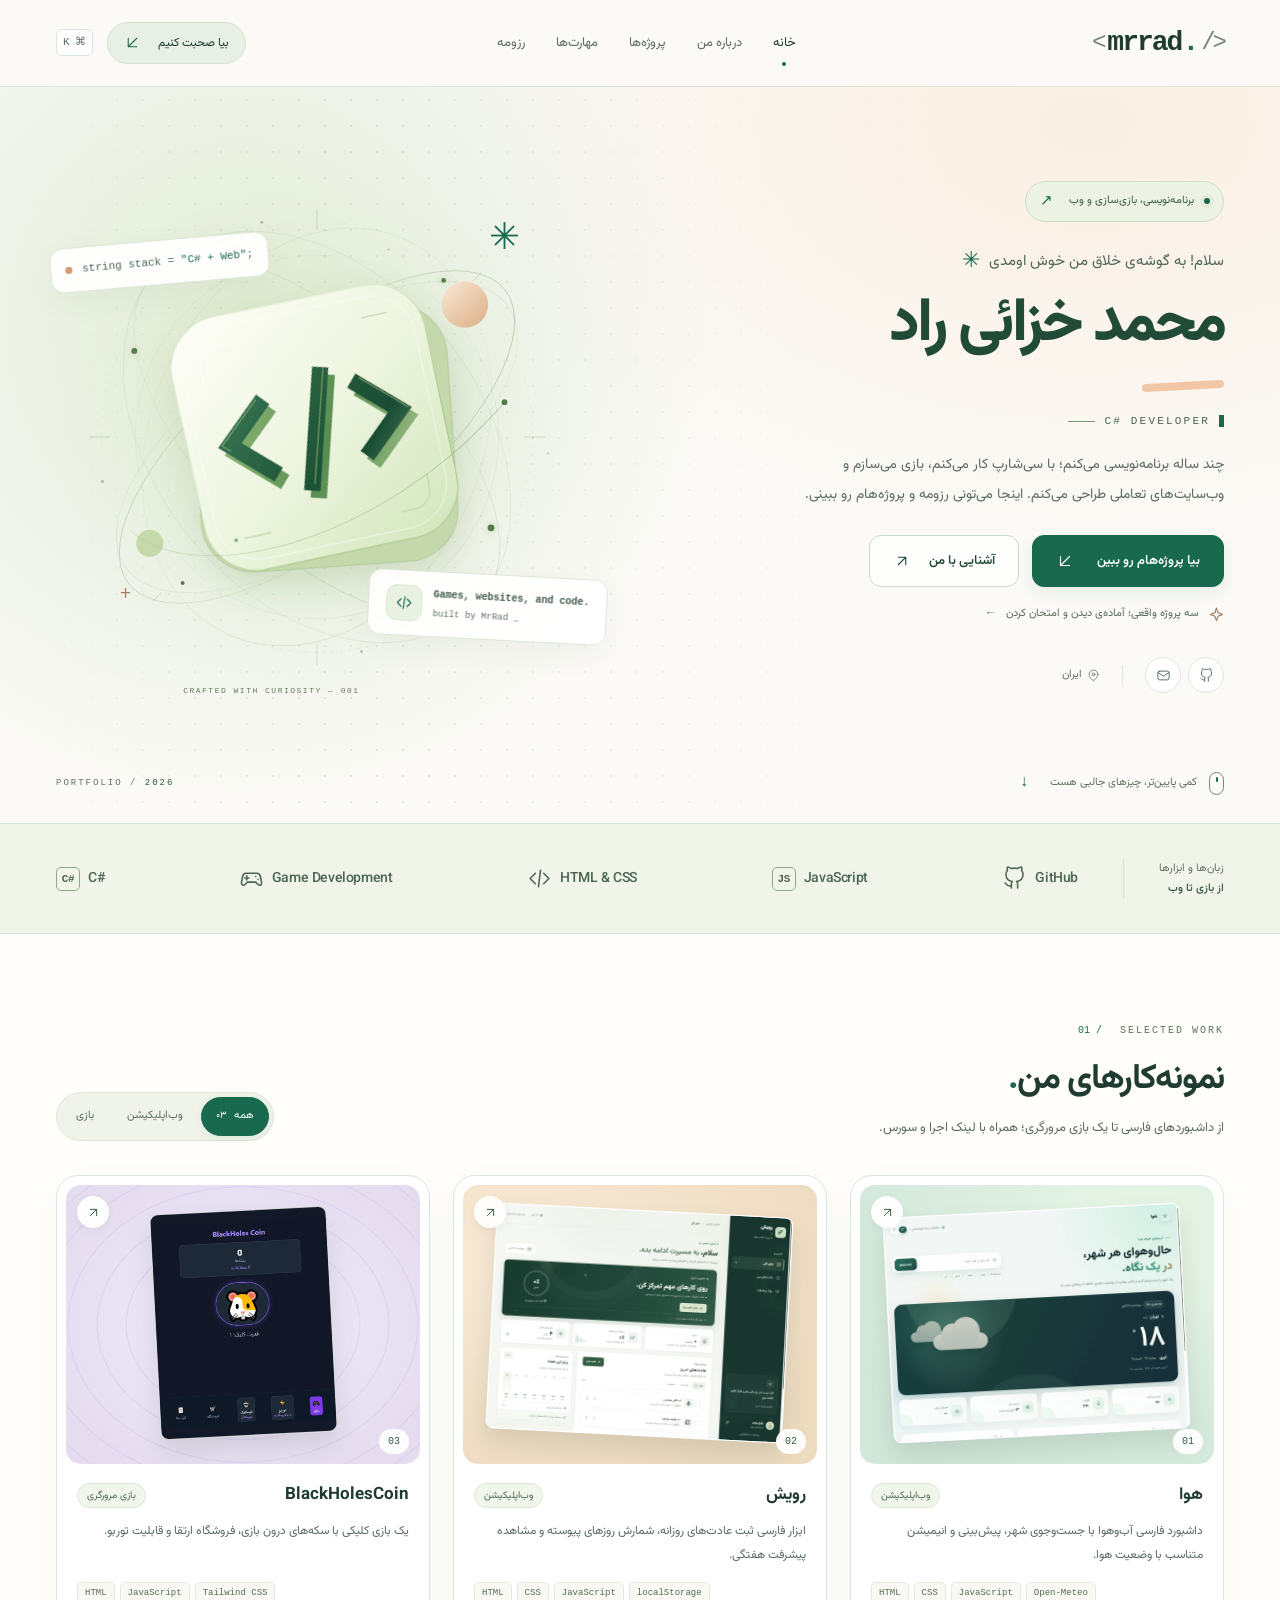
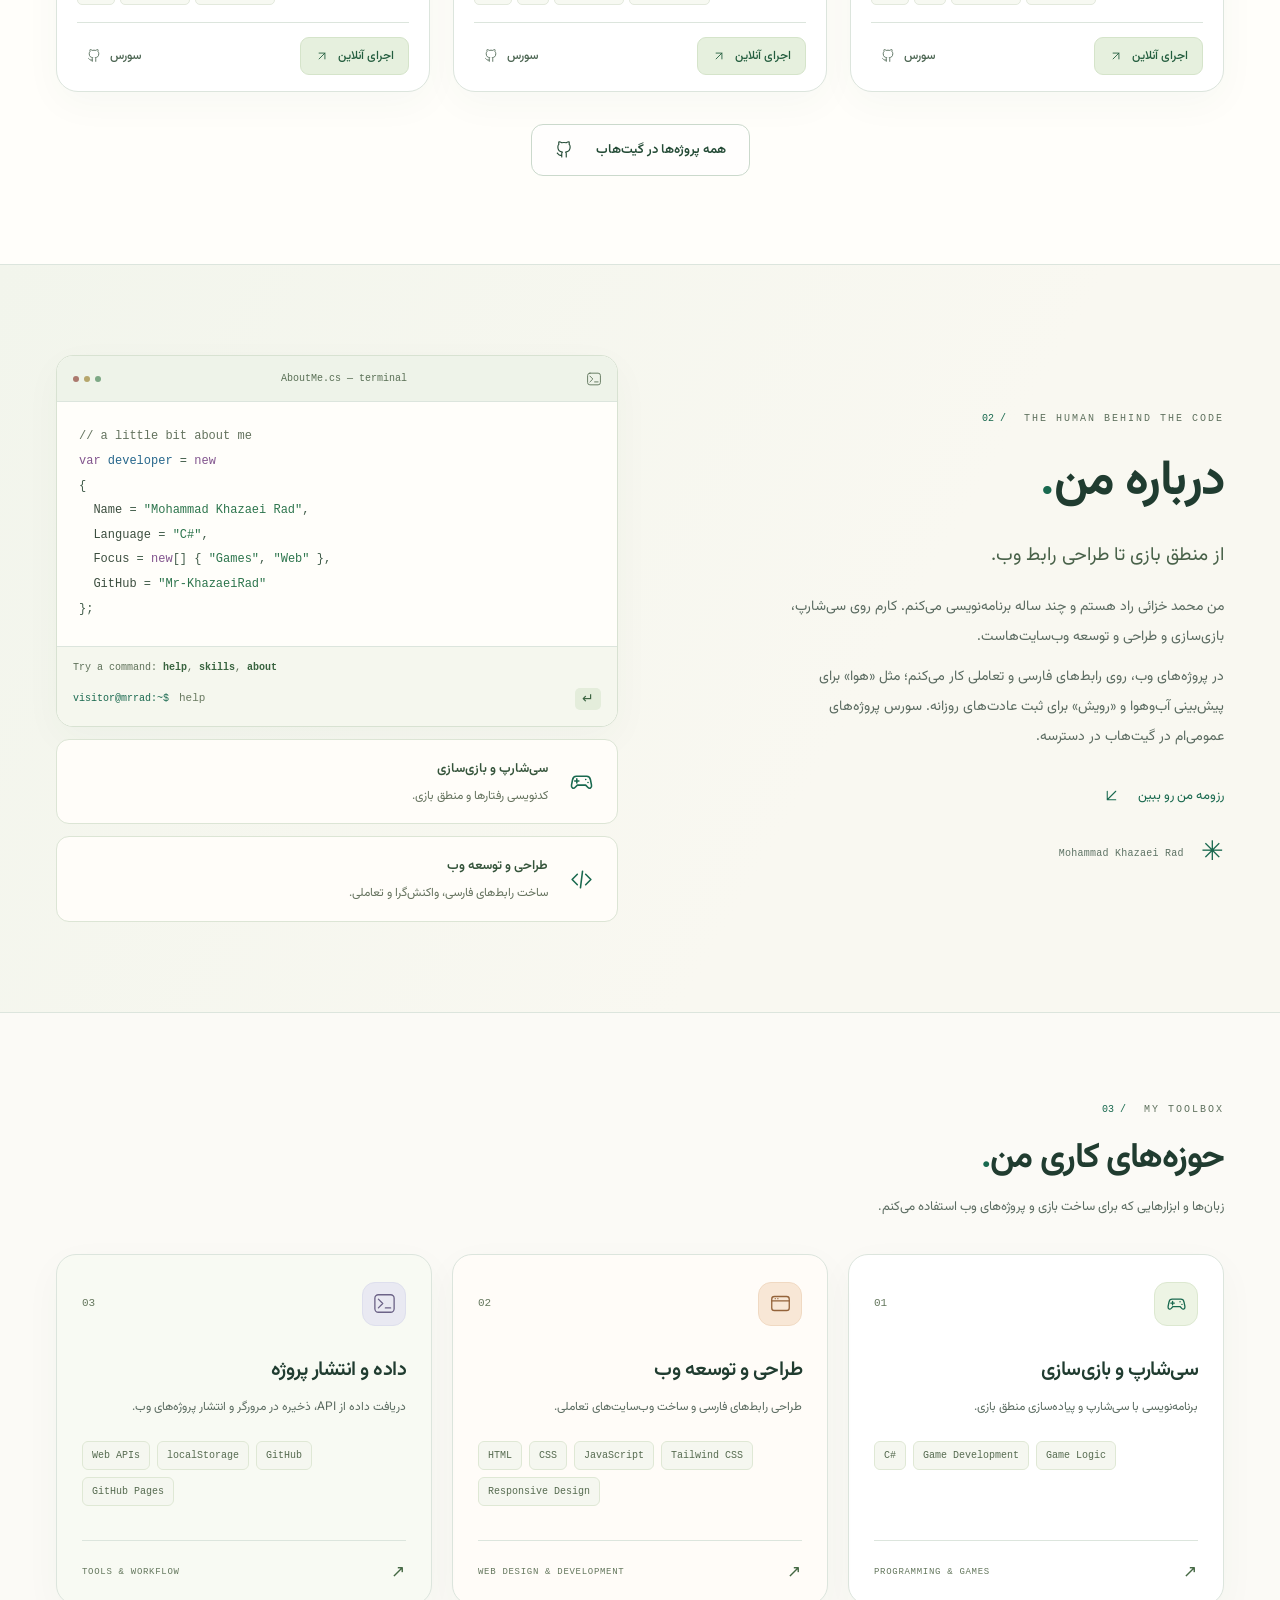
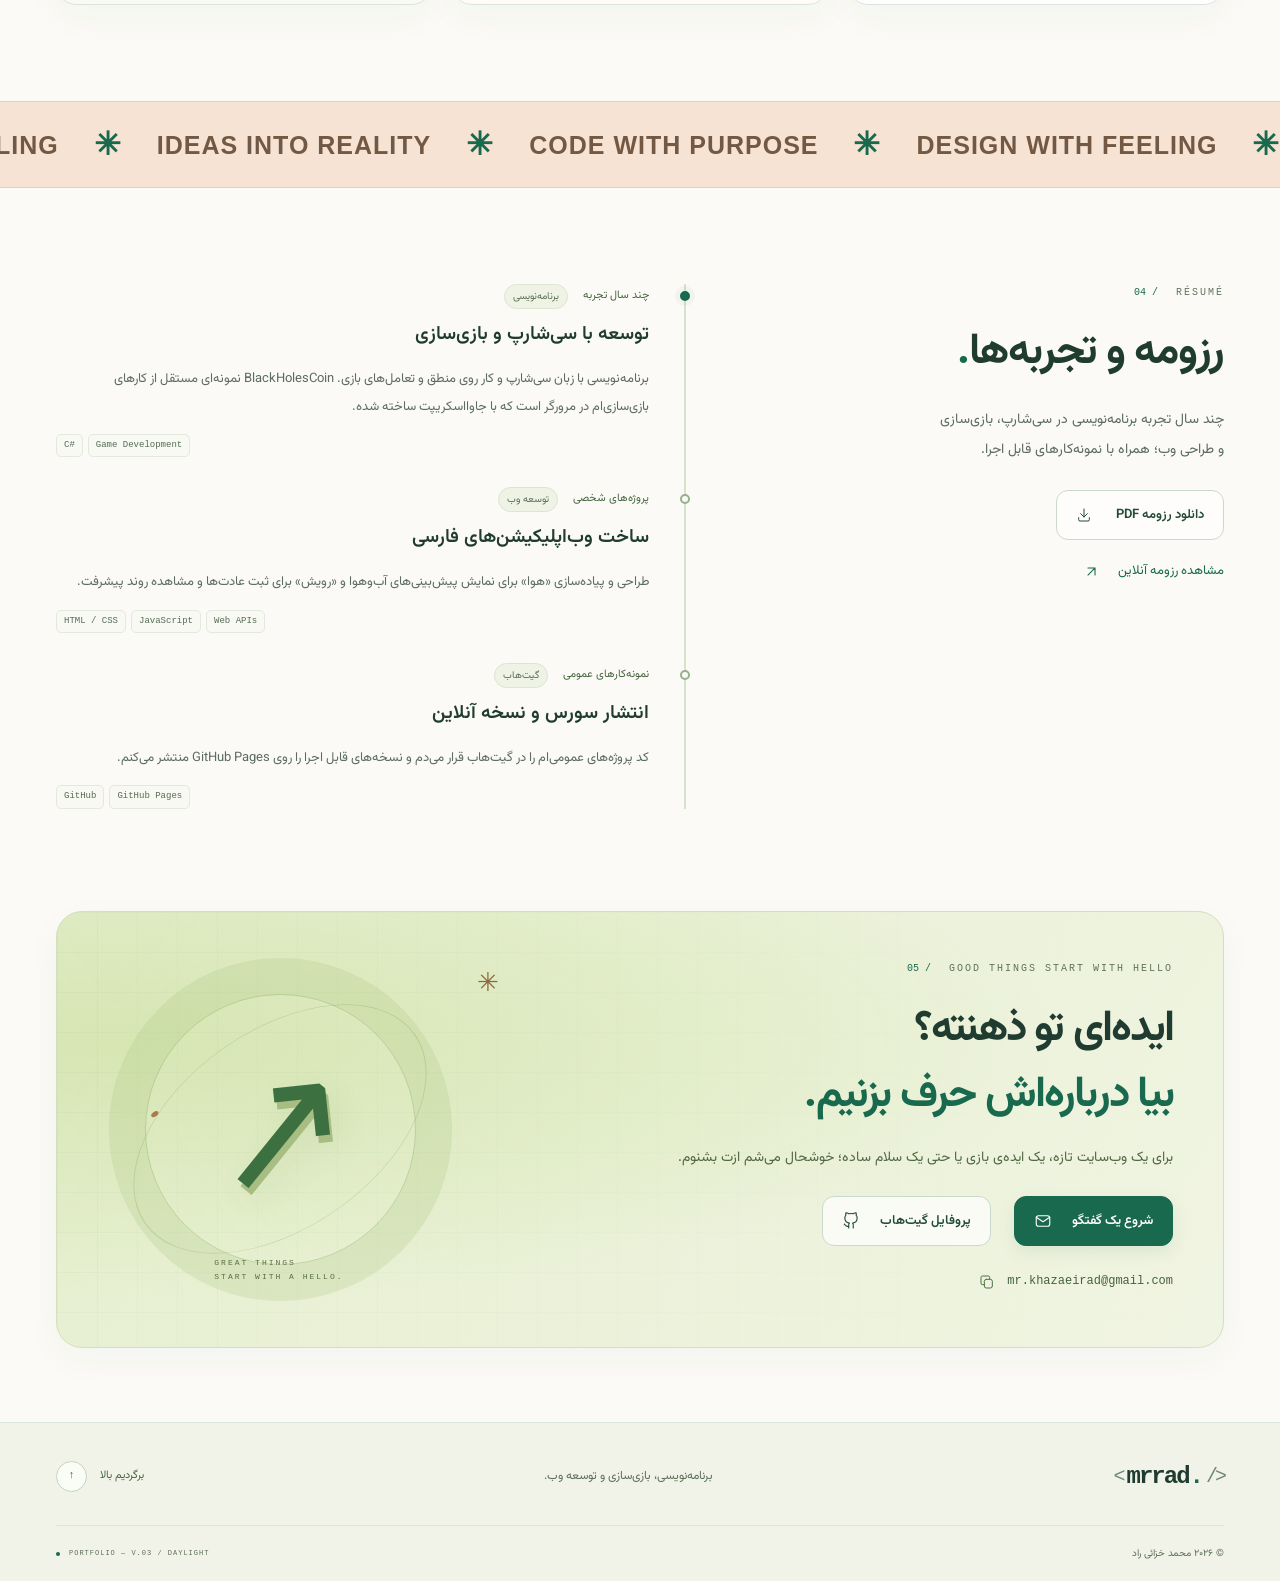
<file: index.html>
<!doctype html>
<html lang="fa" dir="rtl">
<head>
  <meta charset="utf-8">
  <meta name="viewport" content="width=device-width, initial-scale=1">
  <meta name="theme-color" content="#fbfaf6">
  <meta name="description" content="سایت شخصی محمد خزائی راد؛ برنامه‌نویس سی‌شارپ، بازی‌ساز و طراح وب. رزومه و نمونه‌کارهای هوا، رویش و BlackHolesCoin.">
  <meta property="og:title" content="محمد خزائی راد | برنامه‌نویس، بازی‌ساز و طراح وب">
  <meta property="og:description" content="رزومه و نمونه‌کارهای محمد خزائی راد در برنامه‌نویسی، بازی‌سازی و طراحی وب.">
  <title>محمد خزائی راد | برنامه‌نویس، بازی‌ساز و طراح وب</title>
  <link rel="icon" href="./assets/dev-mark.svg" type="image/svg+xml">
  <link rel="preload" href="./assets/vazirmatn.woff2" as="font" type="font/woff2" crossorigin>
  <link rel="stylesheet" href="./styles.css">
  <script src="./profile.js" defer></script>
  <script src="./app.js" defer></script>
</head>
<body>
  <a class="skip-link" href="#main">رفتن به محتوای اصلی</a>
  <div class="scroll-progress" aria-hidden="true"></div>
  <svg class="icon-library" xmlns="http://www.w3.org/2000/svg" aria-hidden="true">
    <symbol id="i-arrow" viewBox="0 0 24 24"><path d="M18 6 6 18M6 6v12h12"/></symbol>
    <symbol id="i-arrow-up" viewBox="0 0 24 24"><path d="m7 17 10-10M7 7h10v10"/></symbol>
    <symbol id="i-code" viewBox="0 0 24 24"><path d="m8 7-5 5 5 5m8-10 5 5-5 5m-3-13-2 16"/></symbol>
    <symbol id="i-github" viewBox="0 0 24 24"><path d="M9 19c-4.5 1.4-4.5-2.3-6-2.8m12 5v-3.8a3.3 3.3 0 0 0-.9-2.6c3-.3 6.1-1.5 6.1-6.8a5.3 5.3 0 0 0-1.4-3.7A5 5 0 0 0 18.7 1S17.6.7 15 2.4a13 13 0 0 0-6 0C6.4.7 5.3 1 5.3 1a5 5 0 0 0-.1 3.3 5.3 5.3 0 0 0-1.4 3.7c0 5.3 3.1 6.5 6.1 6.8a3.3 3.3 0 0 0-.9 2.6v3.8"/></symbol>
    <symbol id="i-linkedin" viewBox="0 0 24 24"><rect x="3" y="3" width="18" height="18" rx="4"/><path d="M7.5 10v7m4-7v7m0-4a3 3 0 0 1 5.5 0v4"/><circle cx="7.5" cy="7" r=".6"/></symbol>
    <symbol id="i-mail" viewBox="0 0 24 24"><rect x="3" y="5" width="18" height="14" rx="3"/><path d="m3 7 9 6 9-6"/></symbol>
    <symbol id="i-copy" viewBox="0 0 24 24"><rect x="8" y="8" width="12" height="13" rx="3"/><path d="M16 8V5a2 2 0 0 0-2-2H5a2 2 0 0 0-2 2v9a2 2 0 0 0 2 2h3"/></symbol>
    <symbol id="i-download" viewBox="0 0 24 24"><path d="M12 3v12m-5-5 5 5 5-5M4 16v3a2 2 0 0 0 2 2h12a2 2 0 0 0 2-2v-3"/></symbol>
    <symbol id="i-spark" viewBox="0 0 24 24"><path d="m12 2 2.6 7.4L22 12l-7.4 2.6L12 22l-2.6-7.4L2 12l7.4-2.6Z"/></symbol>
    <symbol id="i-pin" viewBox="0 0 24 24"><path d="M20 10c0 6-8 12-8 12S4 16 4 10a8 8 0 1 1 16 0Z"/><circle cx="12" cy="10" r="2.5"/></symbol>
    <symbol id="i-check" viewBox="0 0 24 24"><path d="m5 12 4 4L19 6"/></symbol>
    <symbol id="i-window" viewBox="0 0 24 24"><rect x="2" y="4" width="20" height="16" rx="3"/><path d="M2 9h20M6 6.5h.01M9 6.5h.01"/></symbol>
    <symbol id="i-layers" viewBox="0 0 24 24"><path d="m12 3 10 5-10 5L2 8Zm-10 9 10 5 10-5M2 16l10 5 10-5"/></symbol>
    <symbol id="i-terminal" viewBox="0 0 24 24"><path d="m5 7 5 5-5 5m8 0h6"/><rect x="1" y="2" width="22" height="20" rx="4"/></symbol>
    <symbol id="i-game" viewBox="0 0 24 24"><path d="M7 7h10c2.1 0 3.2 1.3 3.6 3.3l1 5.1c.5 2.8-1.9 4-3.6 2.2l-2-2.1H8l-2 2.1c-1.7 1.8-4.1.6-3.6-2.2l1-5.1C3.8 8.3 4.9 7 7 7Z"/><path d="M7.5 9.5v4m-2-2h4m6.5-1.5h.1m2.1 3h.1"/></symbol>
    <symbol id="i-close" viewBox="0 0 24 24"><path d="m6 6 12 12M6 18 18 6"/></symbol>
  </svg>

  <header class="site-header">
    <div class="container header-inner">
      <a class="brand" href="#home" aria-label="mrrad، بازگشت به خانه" dir="ltr"><span class="brand-bracket">&lt;</span>mrrad<span class="brand-dot">.</span><span class="brand-bracket">/&gt;</span></a>
      <nav class="desktop-nav" aria-label="منوی اصلی">
        <a class="nav-link active" href="#home">خانه</a>
        <a class="nav-link" href="#about">درباره من</a>
        <a class="nav-link" href="#projects">پروژه‌ها</a>
        <a class="nav-link" href="#skills">مهارت‌ها</a>
        <a class="nav-link" href="#experience">رزومه</a>
      </nav>
      <div class="header-actions">
        <a class="header-contact" href="#contact">بیا صحبت کنیم <svg class="icon"><use href="#i-arrow"/></svg></a>
        <button class="command-button" type="button" aria-label="⌘ K — باز کردن منوی دسترسی سریع" title="دسترسی سریع (Ctrl+K)"><span>⌘</span><span>K</span></button>
        <button class="menu-toggle" type="button" aria-label="باز کردن منو" aria-expanded="false" aria-controls="mobile-menu"><span></span><span></span></button>
      </div>
    </div>
    <nav class="mobile-nav" id="mobile-menu" aria-label="منوی موبایل" hidden>
      <a href="#home">خانه</a><a href="#about">درباره من</a><a href="#projects">پروژه‌ها</a><a href="#skills">مهارت‌ها</a><a href="#experience">رزومه</a><a href="#contact">ارتباط با من</a>
    </nav>
  </header>

  <main id="main">
    <section class="hero section" id="home" aria-labelledby="hero-title">
      <div class="hero-grid" aria-hidden="true"></div>
      <div class="container hero-layout">
        <div class="hero-copy">
          <div class="availability entrance"><span class="status-dot"></span> برنامه‌نویسی، بازی‌سازی و وب <span class="availability-arrow" aria-hidden="true">↗</span></div>
          <p class="hero-greeting entrance">سلام! به گوشه‌ی خلاق من خوش اومدی <span class="wave" aria-hidden="true">✳</span></p>
          <h1 id="hero-title" class="entrance" data-profile="name">محمد خزائی راد</h1>
          <div class="hero-role entrance" dir="ltr" aria-hidden="true"><span class="role-line"></span><span id="changing-role">C# DEVELOPER</span><span class="type-caret"></span></div>
          <p class="hero-description entrance">چند ساله برنامه‌نویسی می‌کنم؛ با سی‌شارپ کار می‌کنم، بازی می‌سازم و وب‌سایت‌های تعاملی طراحی می‌کنم. اینجا می‌تونی رزومه و پروژه‌هام رو ببینی.</p>
          <div class="hero-buttons entrance">
            <a class="button button-primary magnetic" href="#projects">بیا پروژه‌هام رو ببین <svg class="icon" aria-hidden="true"><use href="#i-arrow"/></svg></a>
            <a class="button button-secondary" href="#experience">آشنایی با من <svg class="icon" aria-hidden="true"><use href="#i-arrow-up"/></svg></a>
          </div>
          <a class="hero-invitation entrance" href="#projects"><svg class="icon" aria-hidden="true"><use href="#i-spark"/></svg> سه پروژه واقعی؛ آماده‌ی دیدن و امتحان کردن <span aria-hidden="true">←</span></a>
          <div class="hero-bottom entrance">
            <div class="social-links">
              <a class="social-button" data-social="github" href="https://github.com/Mr-KhazaeiRad" target="_blank" rel="noopener noreferrer" aria-label="گیت‌هاب محمد خزائی راد"><svg class="icon"><use href="#i-github"/></svg></a>
              <a class="social-button" href="#contact" aria-label="راه‌های ارتباط"><svg class="icon"><use href="#i-mail"/></svg></a>
            </div>
            <span class="hero-location"><svg class="icon"><use href="#i-pin"/></svg><span data-profile="location">ایران</span></span>
          </div>
        </div>
        <div class="hero-art entrance" aria-label="تصویر انتزاعی سه‌بعدی کدنویسی">
          <div class="art-parallax">
            <div class="orbit-halo"></div>
            <div class="orbital-ring ring-one"></div>
            <div class="orbital-ring ring-two"></div>
            <img class="orbit-image" src="./assets/code-orbit.svg" width="600" height="600" alt="نماد سه‌بعدی کد روی کارت‌های سبز روشن و کرم، میان مدارهای رنگی" fetchpriority="high">
            <div class="floating-note note-top" dir="ltr"><span class="note-dot"></span><code>string stack = <b>"C# + Web"</b>;</code></div>
            <div class="floating-note note-bottom" dir="ltr">
              <span class="note-icon"><svg class="icon"><use href="#i-code"/></svg></span>
              <div><strong>Games, websites, and code.</strong><span>built by MrRad <span class="tiny-cursor">_</span></span></div>
            </div>
            <div class="floating-star star-one" aria-hidden="true">✳</div>
            <div class="floating-star star-two" aria-hidden="true">+</div>
            <span class="art-coordinate" dir="ltr">CRAFTED WITH CURIOSITY — 001</span>
          </div>
        </div>
      </div>
      <div class="container hero-footnote">
        <a class="scroll-hint" href="#projects"><span class="mouse-icon"><span></span></span>کمی پایین‌تر، چیزهای جالبی هست <span>↓</span></a>
        <span class="hero-edition" dir="ltr">PORTFOLIO / <span>2026</span></span>
      </div>
    </section>

    <div class="tech-strip" aria-label="تکنولوژی‌های مورد علاقه">
      <div class="container tech-strip-inner">
        <span class="tech-caption">زبان‌ها و ابزارها<br><strong>از بازی تا وب</strong></span>
        <div class="tech-list" dir="ltr">
          <span><span class="tech-token" aria-hidden="true">C#</span>C#</span>
          <span><svg class="tech-logo icon" aria-hidden="true"><use href="#i-game"/></svg>Game Development</span>
          <span><svg class="tech-logo icon" aria-hidden="true"><use href="#i-code"/></svg>HTML &amp; CSS</span>
          <span><span class="tech-token" aria-hidden="true">JS</span>JavaScript</span>
          <span><svg class="tech-logo icon" aria-hidden="true"><use href="#i-github"/></svg>GitHub</span>
        </div>
      </div>
    </div>

    <section class="section projects-section" id="projects" aria-labelledby="projects-title">
      <div class="container">
        <div class="section-heading reveal">
          <div><span class="eyebrow" dir="ltr"><span>01 /</span> SELECTED WORK</span><h2 id="projects-title">نمونه‌کارهای من<span class="text-mint">.</span></h2><p>از داشبوردهای فارسی تا یک بازی مرورگری؛ همراه با لینک اجرا و سورس.</p></div>
          <div class="project-filters" role="group" aria-label="فیلتر پروژه‌ها"><button class="filter-button active" type="button" data-filter="all" aria-pressed="true">همه <span aria-hidden="true">۰۳</span></button><button class="filter-button" type="button" data-filter="app" aria-pressed="false">وب‌اپلیکیشن</button><button class="filter-button" type="button" data-filter="game" aria-pressed="false">بازی</button></div>
        </div>
        <div class="projects-grid">
          <article class="project-card reveal" data-category="app" data-project="hava">
            <button class="project-preview preview-hava" type="button" data-open-project aria-label="جزئیات پروژه هوا">
              <span class="project-shot" aria-hidden="true"><img src="./assets/project-hava.webp" width="1200" height="900" loading="lazy" decoding="async" alt=""></span>
              <span class="preview-number" aria-hidden="true">01</span><span class="preview-open" aria-hidden="true"><svg class="icon"><use href="#i-arrow-up"/></svg></span>
            </button>
            <div class="project-info">
              <div class="project-title-row"><h3>هوا</h3><span class="project-kind">وب‌اپلیکیشن</span></div>
              <p>داشبورد فارسی آب‌وهوا با جست‌وجوی شهر، پیش‌بینی و انیمیشن متناسب با وضعیت هوا.</p>
              <div class="tags" dir="ltr"><span>HTML</span><span>CSS</span><span>JavaScript</span><span>Open-Meteo</span></div>
              <div class="project-links"><a class="project-live" href="https://mr-khazaeirad.github.io/hava-weather-site/" target="_blank" rel="noopener noreferrer" aria-label="اجرای آنلاین هوا">اجرای آنلاین <svg class="icon" aria-hidden="true"><use href="#i-arrow-up"/></svg></a><a class="project-source" href="https://github.com/Mr-KhazaeiRad/hava-weather-site" target="_blank" rel="noopener noreferrer" aria-label="سورس هوا در گیت‌هاب">سورس <svg class="icon" aria-hidden="true"><use href="#i-github"/></svg></a></div>
            </div>
            <template class="project-details">
              <p>هوا یک داشبورد فارسی برای دیدن وضعیت فعلی و پیش‌بینی آب‌وهوای شهرهاست. داده‌ها از Open-Meteo می‌آیند و ظاهر صفحه با شرایط هوا تغییر می‌کند.</p>
              <ul><li>جست‌وجوی شهر و نمایش وضعیت فعلی آب‌وهوا</li><li>پیش‌بینی ساعتی و روزانه، همراه با دما و احتمال بارش</li><li>انیمیشن‌های متناسب با وضعیت هوا و امکان تغییر واحد دما</li></ul>
            </template>
          </article>
          <article class="project-card reveal" data-category="app" data-project="rooyesh">
            <button class="project-preview preview-rooyesh" type="button" data-open-project aria-label="جزئیات پروژه رویش">
              <span class="project-shot" aria-hidden="true"><img src="./assets/project-rooyesh.webp" width="1200" height="900" loading="lazy" decoding="async" alt=""></span>
              <span class="preview-number" aria-hidden="true">02</span><span class="preview-open" aria-hidden="true"><svg class="icon"><use href="#i-arrow-up"/></svg></span>
            </button>
            <div class="project-info">
              <div class="project-title-row"><h3>رویش</h3><span class="project-kind">وب‌اپلیکیشن</span></div>
              <p>ابزار فارسی ثبت عادت‌های روزانه، شمارش روزهای پیوسته و مشاهده پیشرفت هفتگی.</p>
              <div class="tags" dir="ltr"><span>HTML</span><span>CSS</span><span>JavaScript</span><span>localStorage</span></div>
              <div class="project-links"><a class="project-live" href="https://mr-khazaeirad.github.io/rooyesh-habits/" target="_blank" rel="noopener noreferrer" aria-label="اجرای آنلاین رویش">اجرای آنلاین <svg class="icon" aria-hidden="true"><use href="#i-arrow-up"/></svg></a><a class="project-source" href="https://github.com/Mr-KhazaeiRad/rooyesh-habits" target="_blank" rel="noopener noreferrer" aria-label="سورس رویش در گیت‌هاب">سورس <svg class="icon" aria-hidden="true"><use href="#i-github"/></svg></a></div>
            </div>
            <template class="project-details">
              <p>رویش یک ابزار فارسی برای ساختن و دنبال‌کردن عادت‌هاست. می‌تونی عادت‌ها رو دسته‌بندی کنی، انجامشون رو ثبت کنی و نتیجه رو در نمودار هفتگی ببینی.</p>
              <ul><li>ساخت، ویرایش و دسته‌بندی عادت‌ها</li><li>تقویم فارسی، نمودار هفتگی و شمارش روزهای پیوسته</li><li>ذخیره اطلاعات در همان مرورگر، بدون نیاز به حساب کاربری</li></ul>
            </template>
          </article>
          <article class="project-card reveal" data-category="game" data-project="blackholes">
            <button class="project-preview preview-blackholes" type="button" data-open-project aria-label="جزئیات بازی BlackHolesCoin">
              <span class="project-shot" aria-hidden="true"><img src="./assets/project-blackholes.webp" width="600" height="700" loading="lazy" decoding="async" alt=""></span>
              <span class="preview-number" aria-hidden="true">03</span><span class="preview-open" aria-hidden="true"><svg class="icon"><use href="#i-arrow-up"/></svg></span>
            </button>
            <div class="project-info">
              <div class="project-title-row"><h3><bdi>BlackHolesCoin</bdi></h3><span class="project-kind">بازی مرورگری</span></div>
              <p>یک بازی کلیکی با سکه‌های درون بازی، فروشگاه ارتقا و قابلیت توربو.</p>
              <div class="tags" dir="ltr"><span>HTML</span><span>JavaScript</span><span>Tailwind CSS</span></div>
              <div class="project-links"><a class="project-live" href="https://mr-khazaeirad.github.io/BlackHolesCoin/" target="_blank" rel="noopener noreferrer" aria-label="اجرای آنلاین BlackHolesCoin">اجرای آنلاین <svg class="icon" aria-hidden="true"><use href="#i-arrow-up"/></svg></a><a class="project-source" href="https://github.com/Mr-KhazaeiRad/BlackHolesCoin" target="_blank" rel="noopener noreferrer" aria-label="سورس BlackHolesCoin در گیت‌هاب">سورس <svg class="icon" aria-hidden="true"><use href="#i-github"/></svg></a></div>
            </div>
            <template class="project-details">
              <p>BlackHolesCoin یک بازی کلیکی مرورگری ساخته‌شده با جاوااسکریپت است. داخل بازی سکه جمع می‌کنی و با ارتقای قدرت کلیک و فعال‌کردن امکانات جدید، سرعت پیشرفتت رو بیشتر می‌کنی.</p>
              <ul><li>جمع‌آوری سکه‌های درون بازی و نمایش بازخورد انیمیشنی</li><li>فروشگاه ارتقا، کلیک خودکار و قابلیت توربو</li><li>کارت‌های بازی با قدرت‌ها و سطح‌های مختلف</li></ul>
            </template>
          </article>
        </div>
        <div class="projects-more reveal"><a class="button button-secondary" data-github-repos href="https://github.com/Mr-KhazaeiRad?tab=repositories" target="_blank" rel="noopener noreferrer">همه پروژه‌ها در گیت‌هاب <svg class="icon" aria-hidden="true"><use href="#i-github"/></svg></a></div>
      </div>
    </section>

    <section class="section about-section" id="about" aria-labelledby="about-title">
      <div class="container">
        <div class="about-layout">
          <div class="about-copy reveal"><span class="eyebrow" dir="ltr"><span>02 /</span> THE HUMAN BEHIND THE CODE</span><h2 id="about-title">درباره من<span class="text-mint">.</span></h2><p class="about-lead">از منطق بازی تا طراحی رابط وب.</p><p>من محمد خزائی راد هستم و چند ساله برنامه‌نویسی می‌کنم. کارم روی سی‌شارپ، بازی‌سازی و طراحی و توسعه وب‌سایت‌هاست.</p><p>در پروژه‌های وب، روی رابط‌های فارسی و تعاملی کار می‌کنم؛ مثل «هوا» برای پیش‌بینی آب‌وهوا و «رویش» برای ثبت عادت‌های روزانه. سورس پروژه‌های عمومی‌ام در گیت‌هاب در دسترسه.</p><a class="text-link" href="#experience">رزومه من رو ببین <svg class="icon"><use href="#i-arrow"/></svg></a><div class="about-signature" dir="ltr">Mohammad Khazaei Rad <span aria-hidden="true">✳</span></div></div>
          <div class="about-bento">
            <div class="terminal-card reveal">
              <div class="terminal-toolbar"><span class="browser-dots"><i></i><i></i><i></i></span><span dir="ltr">AboutMe.cs — terminal</span><svg class="icon"><use href="#i-terminal"/></svg></div>
              <div class="terminal-code" dir="ltr"><span class="code-comment">// a little bit about me</span><br><span class="code-purple">var</span> <span class="code-blue">developer</span> = <span class="code-purple">new</span><br>{<br>&nbsp; <span class="code-white">Name</span> = <span class="code-mint" data-profile="codeName">"Mohammad Khazaei Rad"</span>,<br>&nbsp; <span class="code-white">Language</span> = <span class="code-mint">"C#"</span>,<br>&nbsp; <span class="code-white">Focus</span> = <span class="code-purple">new</span>[] { <span class="code-mint">"Games"</span>, <span class="code-mint">"Web"</span> },<br>&nbsp; <span class="code-white">GitHub</span> = <span class="code-mint">"Mr-KhazaeiRad"</span><br>};</div>
              <div class="terminal-interactive" dir="ltr"><div class="terminal-output" id="terminal-output" aria-live="polite"><span>Try a command: <b>help</b>, <b>skills</b>, <b>about</b></span></div><form id="terminal-form" autocomplete="off"><label for="terminal-input"><span class="terminal-prompt">visitor@mrrad:~$</span></label><input id="terminal-input" name="command" aria-label="دستور ترمینال؛ برای راهنما help بنویسید" spellcheck="false" placeholder="help" maxlength="80"><button type="submit" aria-label="اجرای دستور">↵</button></form></div>
            </div>
            <div class="value-card reveal"><span class="value-icon"><svg class="icon" aria-hidden="true"><use href="#i-game"/></svg></span><div><strong>سی‌شارپ و بازی‌سازی</strong><p>کدنویسی رفتارها و منطق بازی.</p></div></div>
            <div class="value-card reveal"><span class="value-icon"><svg class="icon" aria-hidden="true"><use href="#i-code"/></svg></span><div><strong>طراحی و توسعه وب</strong><p>ساخت رابط‌های فارسی، واکنش‌گرا و تعاملی.</p></div></div>
          </div>
        </div>
      </div>
    </section>

    <section class="section skills-section" id="skills" aria-labelledby="skills-title">
      <div class="container">
        <div class="section-heading reveal"><div><span class="eyebrow" dir="ltr"><span>03 /</span> MY TOOLBOX</span><h2 id="skills-title">حوزه‌های کاری من<span class="text-mint">.</span></h2><p>زبان‌ها و ابزارهایی که برای ساخت بازی و پروژه‌های وب استفاده می‌کنم.</p></div></div>
        <div class="skills-grid">
          <article class="skill-card reveal"><div class="skill-card-top"><span class="skill-icon"><svg class="icon" aria-hidden="true"><use href="#i-game"/></svg></span><span class="skill-number">01</span></div><h3>سی‌شارپ و بازی‌سازی</h3><p>برنامه‌نویسی با سی‌شارپ و پیاده‌سازی منطق بازی.</p><div class="skill-tags" dir="ltr"><span>C#</span><span>Game Development</span><span>Game Logic</span></div><div class="skill-card-bottom"><span>PROGRAMMING &amp; GAMES</span><span aria-hidden="true">↗</span></div></article>
          <article class="skill-card reveal"><div class="skill-card-top"><span class="skill-icon"><svg class="icon" aria-hidden="true"><use href="#i-window"/></svg></span><span class="skill-number">02</span></div><h3>طراحی و توسعه وب</h3><p>طراحی رابط‌های فارسی و ساخت وب‌سایت‌های تعاملی.</p><div class="skill-tags" dir="ltr"><span>HTML</span><span>CSS</span><span>JavaScript</span><span>Tailwind CSS</span><span>Responsive Design</span></div><div class="skill-card-bottom"><span>WEB DESIGN &amp; DEVELOPMENT</span><span aria-hidden="true">↗</span></div></article>
          <article class="skill-card reveal"><div class="skill-card-top"><span class="skill-icon"><svg class="icon" aria-hidden="true"><use href="#i-terminal"/></svg></span><span class="skill-number">03</span></div><h3>داده و انتشار پروژه</h3><p>دریافت داده از API، ذخیره در مرورگر و انتشار پروژه‌های وب.</p><div class="skill-tags" dir="ltr"><span>Web APIs</span><span>localStorage</span><span>GitHub</span><span>GitHub Pages</span></div><div class="skill-card-bottom"><span>TOOLS &amp; WORKFLOW</span><span aria-hidden="true">↗</span></div></article>
        </div>
      </div>
    </section>

    <div class="statement-strip" aria-hidden="true"><div class="statement-track" dir="ltr"><span>IDEAS INTO REALITY</span><span class="statement-star">✳</span><span>CODE WITH PURPOSE</span><span class="statement-star">✳</span><span>DESIGN WITH FEELING</span><span class="statement-star">✳</span><span>IDEAS INTO REALITY</span><span class="statement-star">✳</span><span>CODE WITH PURPOSE</span><span class="statement-star">✳</span><span>DESIGN WITH FEELING</span><span class="statement-star">✳</span></div></div>

    <section class="section experience-section" id="experience" aria-labelledby="experience-title">
      <div class="container experience-layout">
        <div class="experience-intro reveal"><span class="eyebrow" dir="ltr"><span>04 /</span> RÉSUMÉ</span><h2 id="experience-title">رزومه و تجربه‌ها<span class="text-mint">.</span></h2><p>چند سال تجربه برنامه‌نویسی در سی‌شارپ، بازی‌سازی و طراحی وب؛ همراه با نمونه‌کارهای قابل اجرا.</p><div class="resume-links"><a class="button button-secondary resume-button" href="./assets/resume-mohammad-khazaei-rad.pdf" download>دانلود رزومه PDF <svg class="icon" aria-hidden="true"><use href="#i-download"/></svg></a><a class="text-link" href="./resume.html">مشاهده رزومه آنلاین <svg class="icon" aria-hidden="true"><use href="#i-arrow-up"/></svg></a></div></div>
        <div class="timeline">
          <article class="timeline-item reveal"><span class="timeline-dot" aria-hidden="true"></span><div class="timeline-heading"><span class="timeline-date">چند سال تجربه</span><span class="timeline-badge">برنامه‌نویسی</span></div><h3>توسعه با سی‌شارپ و بازی‌سازی</h3><p>برنامه‌نویسی با زبان سی‌شارپ و کار روی منطق و تعامل‌های بازی. <bdi>BlackHolesCoin</bdi> نمونه‌ای مستقل از کارهای بازی‌سازی‌ام در مرورگر است که با جاوااسکریپت ساخته شده.</p><div class="tags" dir="ltr"><span>C#</span><span>Game Development</span></div></article>
          <article class="timeline-item reveal"><span class="timeline-dot" aria-hidden="true"></span><div class="timeline-heading"><span class="timeline-date">پروژه‌های شخصی</span><span class="timeline-badge">توسعه وب</span></div><h3>ساخت وب‌اپلیکیشن‌های فارسی</h3><p>طراحی و پیاده‌سازی «هوا» برای نمایش پیش‌بینی‌های آب‌وهوا و «رویش» برای ثبت عادت‌ها و مشاهده روند پیشرفت.</p><div class="tags" dir="ltr"><span>HTML / CSS</span><span>JavaScript</span><span>Web APIs</span></div></article>
          <article class="timeline-item reveal"><span class="timeline-dot" aria-hidden="true"></span><div class="timeline-heading"><span class="timeline-date">نمونه‌کارهای عمومی</span><span class="timeline-badge">گیت‌هاب</span></div><h3>انتشار سورس و نسخه آنلاین</h3><p>کد پروژه‌های عمومی‌ام را در گیت‌هاب قرار می‌دم و نسخه‌های قابل اجرا را روی GitHub Pages منتشر می‌کنم.</p><div class="tags" dir="ltr"><span>GitHub</span><span>GitHub Pages</span></div></article>
        </div>
      </div>
    </section>

    <section class="section contact-section" id="contact" aria-labelledby="contact-title">
      <div class="container">
        <div class="contact-card reveal">
          <div class="contact-grid" aria-hidden="true"></div>
          <span class="contact-spark" aria-hidden="true">✳</span>
          <div class="contact-content"><span class="eyebrow" dir="ltr"><span>05 /</span> GOOD THINGS START WITH HELLO</span><h2 id="contact-title">ایده‌ای تو ذهنته؟<br><span class="text-mint">بیا درباره‌اش حرف بزنیم.</span></h2><p>برای یک وب‌سایت تازه، یک ایده‌ی بازی یا حتی یک سلام ساده؛ خوشحال می‌شم ازت بشنوم.</p><div class="contact-actions"><a class="button button-secondary" data-social="github" href="https://github.com/Mr-KhazaeiRad" target="_blank" rel="noopener noreferrer">پروفایل گیت‌هاب <svg class="icon" aria-hidden="true"><use href="#i-github"/></svg></a><button class="button button-primary magnetic" type="button" id="open-contact" hidden>شروع یک گفتگو <svg class="icon" aria-hidden="true"><use href="#i-mail"/></svg></button></div><button class="email-copy" type="button" id="copy-email" hidden><span data-profile="email" dir="ltr">mr.khazaeirad@gmail.com</span><svg class="icon" aria-hidden="true"><use href="#i-copy"/></svg></button></div>
          <div class="contact-art" aria-hidden="true"><span class="contact-art-ring"></span><span class="contact-art-core">↗</span><span class="contact-art-orbit"></span><span class="contact-art-label" dir="ltr">GREAT THINGS<br>START WITH A HELLO.</span></div>
        </div>
      </div>
    </section>
  </main>

  <footer class="site-footer"><div class="container footer-top"><a class="brand" href="#home" dir="ltr" aria-label="mrrad، بازگشت به بالای صفحه"><span class="brand-bracket">&lt;</span>mrrad<span class="brand-dot">.</span><span class="brand-bracket">/&gt;</span></a><p>برنامه‌نویسی، بازی‌سازی و توسعه وب.</p><a class="back-to-top" href="#home">برگردیم بالا <span>↑</span></a></div><div class="container footer-bottom"><span>© <span id="current-year">۲۰۲۶</span> <span data-profile="name">محمد خزائی راد</span></span><span class="footer-version" dir="ltr"><span class="status-dot"></span> PORTFOLIO — V.03 / DAYLIGHT</span></div></footer>

  <dialog class="project-dialog" id="project-dialog" aria-labelledby="project-dialog-title"><div class="dialog-top"><span class="eyebrow" dir="ltr">PROJECT / OVERVIEW</span><button class="dialog-close" type="button" data-close-dialog aria-label="بستن جزئیات پروژه"><svg class="icon"><use href="#i-close"/></svg></button></div><div id="project-dialog-preview" class="dialog-project-preview" aria-hidden="true"></div><div class="project-dialog-body"><div class="dialog-project-label" id="project-dialog-kind"></div><h2 id="project-dialog-title"></h2><p id="project-dialog-description"></p><div id="project-dialog-tags" class="skill-tags" dir="ltr"></div><h3>امکانات پروژه</h3><ul id="project-dialog-features"></ul><div class="project-dialog-actions"><a class="button button-primary" id="project-demo" target="_blank" rel="noopener noreferrer">اجرای آنلاین <svg class="icon" aria-hidden="true"><use href="#i-arrow-up"/></svg></a><a class="button button-secondary" id="project-repository" target="_blank" rel="noopener noreferrer">سورس در گیت‌هاب <svg class="icon" aria-hidden="true"><use href="#i-github"/></svg></a></div></div></dialog>

  <dialog class="command-dialog" id="command-dialog" aria-labelledby="command-title"><div class="dialog-top"><h2 id="command-title">کجا بریم؟</h2><button class="dialog-close" type="button" data-close-dialog aria-label="بستن دسترسی سریع"><svg class="icon"><use href="#i-close"/></svg></button></div><div class="command-links"><a href="#home"><span>خانه</span><span>01 ↗</span></a><a href="#projects"><span>پروژه‌های منتخب</span><span>02 ↗</span></a><a href="#about"><span>کمی درباره من</span><span>03 ↗</span></a><a href="#skills"><span>مهارت‌ها و ابزارها</span><span>04 ↗</span></a><a href="#experience"><span>رزومه و تجربه‌ها</span><span>05 ↗</span></a><a href="#contact"><span>شروع یک گفتگو</span><span>06 ↗</span></a></div><p class="command-hint"><kbd>Esc</kbd> برای بستن <span>با کیبورد هم می‌تونیم سریع‌تر بریم.</span></p></dialog>

  <dialog class="contact-dialog" id="contact-dialog" aria-labelledby="contact-dialog-title"><div class="dialog-top"><span class="eyebrow" dir="ltr">SAY HELLO / START SOMETHING</span><button class="dialog-close" type="button" data-close-dialog aria-label="بستن فرم گفتگو"><svg class="icon"><use href="#i-close"/></svg></button></div><h2 id="contact-dialog-title">از ایده‌ات برام بگو<span class="text-mint">.</span></h2><p class="contact-dialog-intro">این فرم، پیش‌نویس پیام رو در برنامه ایمیل خودت باز می‌کنه؛ پیام خودکار ارسال نمی‌شه.</p><form id="contact-form"><label for="contact-name">اسمت چیه؟<input id="contact-name" name="name" placeholder="نام شما" required maxlength="80" autocomplete="name"></label><label for="contact-email">از چه ایمیلی در ارتباط باشیم؟<input id="contact-email" name="email" type="email" placeholder="you@example.com" required maxlength="150" autocomplete="email" dir="ltr"></label><label for="contact-message">چه چیزی قراره بسازیم؟<textarea id="contact-message" name="message" rows="4" placeholder="کمی درباره پروژه یا ایده‌ات بنویس..." required maxlength="3000"></textarea></label><button class="button button-primary" type="submit">ساخت پیش‌نویس ایمیل <svg class="icon"><use href="#i-arrow"/></svg></button><p id="contact-feedback" class="contact-feedback" role="status"></p></form></dialog>
  <div class="toast" id="toast" role="status" aria-live="polite"><svg class="icon"><use href="#i-check"/></svg><span></span></div>
</body>
</html>
</file>
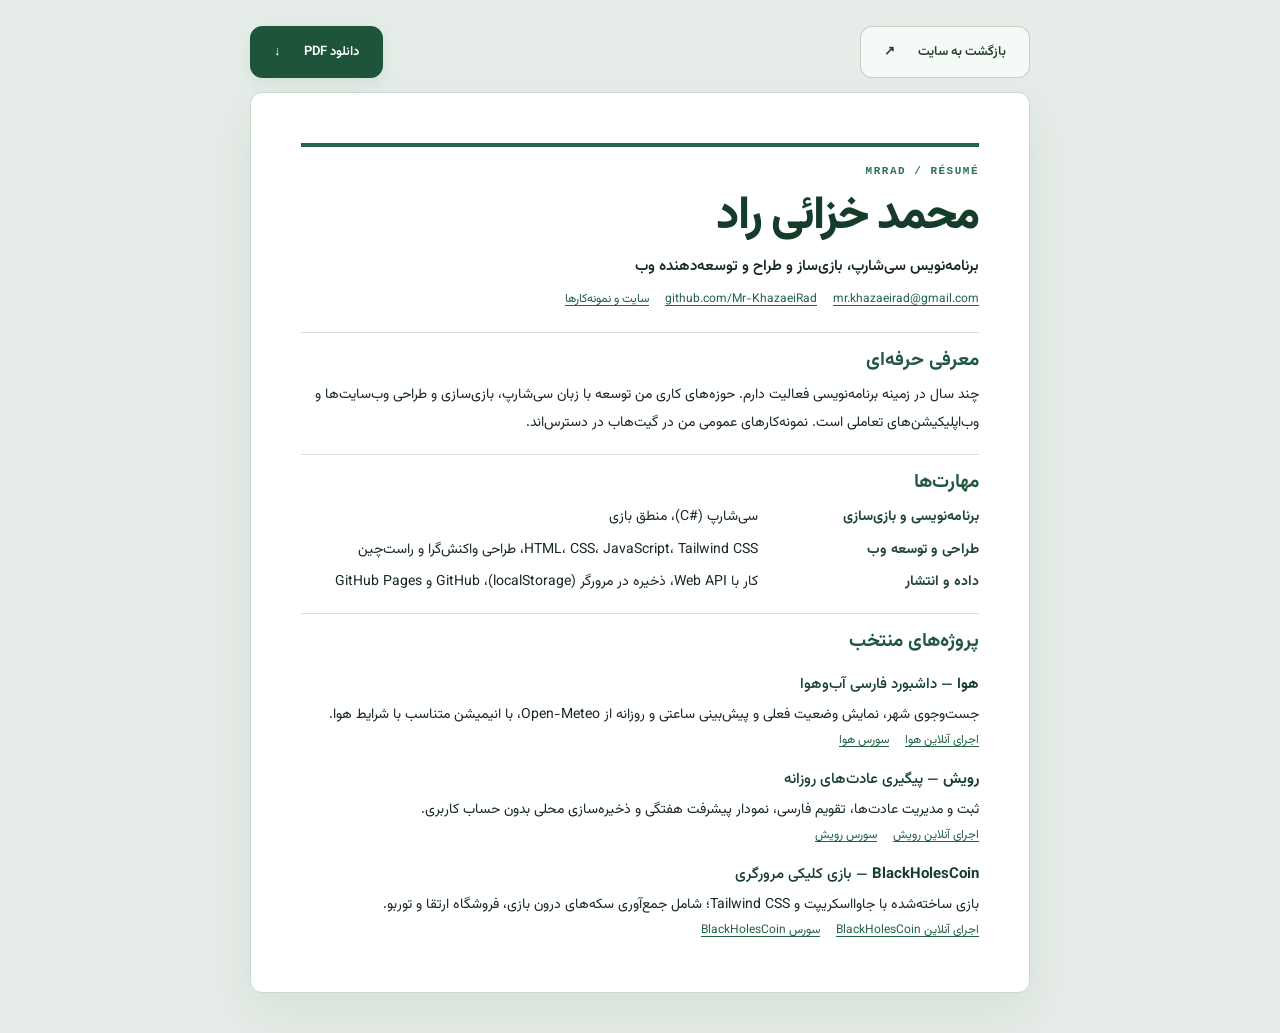
<file: resume.html>
<!doctype html>
<html lang="fa" dir="rtl" class="resume-document">
<head>
  <meta charset="utf-8">
  <meta name="viewport" content="width=device-width, initial-scale=1">
  <meta name="description" content="رزومه محمد خزائی راد، برنامه‌نویس سی‌شارپ، بازی‌ساز و طراح و توسعه‌دهنده وب.">
  <meta name="theme-color" content="#090c0e">
  <title>رزومه محمد خزائی راد | برنامه‌نویس و بازی‌ساز</title>
  <link rel="icon" href="./assets/dev-mark.svg" type="image/svg+xml">
  <link rel="stylesheet" href="./styles.css">
</head>
<body class="resume-page">
  <nav class="resume-controls" aria-label="گزینه‌های رزومه">
    <a class="button button-secondary" href="./index.html#experience">بازگشت به سایت <span aria-hidden="true">↗</span></a>
    <a class="button button-primary" href="./assets/resume-mohammad-khazaei-rad.pdf" download>دانلود PDF <span aria-hidden="true">↓</span></a>
  </nav>
  <main class="resume-sheet">
    <header class="resume-heading">
      <span class="resume-kicker" dir="ltr">MRRAD / RÉSUMÉ</span>
      <h1>محمد خزائی راد</h1>
      <p>برنامه‌نویس سی‌شارپ، بازی‌ساز و طراح و توسعه‌دهنده وب</p>
      <div class="resume-web-links"><a href="mailto:mr.khazaeirad@gmail.com" dir="ltr">mr.khazaeirad@gmail.com</a><a href="https://github.com/Mr-KhazaeiRad" dir="ltr">github.com/Mr-KhazaeiRad</a><a href="https://mr-khazaeirad.github.io/mrrad-portfolio/">سایت و نمونه‌کارها</a></div>
    </header>

    <section class="resume-section" aria-labelledby="resume-profile">
      <h2 id="resume-profile">معرفی حرفه‌ای</h2>
      <p>چند سال در زمینه برنامه‌نویسی فعالیت دارم. حوزه‌های کاری من توسعه با زبان سی‌شارپ، بازی‌سازی و طراحی وب‌سایت‌ها و وب‌اپلیکیشن‌های تعاملی است. نمونه‌کارهای عمومی من در گیت‌هاب در دسترس‌اند.</p>
    </section>

    <section class="resume-section" aria-labelledby="resume-skills">
      <h2 id="resume-skills">مهارت‌ها</h2>
      <dl class="resume-skill-list">
        <div><dt>برنامه‌نویسی و بازی‌سازی</dt><dd>سی‌شارپ (<bdi>C#</bdi>)، منطق بازی</dd></div>
        <div><dt>طراحی و توسعه وب</dt><dd><bdi>HTML، CSS، JavaScript، Tailwind CSS</bdi>، طراحی واکنش‌گرا و راست‌چین</dd></div>
        <div><dt>داده و انتشار</dt><dd>کار با <bdi>Web API</bdi>، ذخیره در مرورگر (<bdi>localStorage</bdi>)، <bdi>GitHub</bdi> و <bdi>GitHub Pages</bdi></dd></div>
      </dl>
    </section>

    <section class="resume-section" aria-labelledby="resume-projects">
      <h2 id="resume-projects">پروژه‌های منتخب</h2>
      <article class="resume-project">
        <h3>هوا <span>— داشبورد فارسی آب‌وهوا</span></h3>
        <p>جست‌وجوی شهر، نمایش وضعیت فعلی و پیش‌بینی ساعتی و روزانه از <bdi>Open-Meteo</bdi>، با انیمیشن متناسب با شرایط هوا.</p>
        <div class="resume-web-links"><a href="https://mr-khazaeirad.github.io/hava-weather-site/">اجرای آنلاین هوا</a><a href="https://github.com/Mr-KhazaeiRad/hava-weather-site">سورس هوا</a></div>
      </article>
      <article class="resume-project">
        <h3>رویش <span>— پیگیری عادت‌های روزانه</span></h3>
        <p>ثبت و مدیریت عادت‌ها، تقویم فارسی، نمودار پیشرفت هفتگی و ذخیره‌سازی محلی بدون حساب کاربری.</p>
        <div class="resume-web-links"><a href="https://mr-khazaeirad.github.io/rooyesh-habits/">اجرای آنلاین رویش</a><a href="https://github.com/Mr-KhazaeiRad/rooyesh-habits">سورس رویش</a></div>
      </article>
      <article class="resume-project">
        <h3><bdi>BlackHolesCoin</bdi> <span>— بازی کلیکی مرورگری</span></h3>
        <p>بازی ساخته‌شده با جاوااسکریپت و <bdi>Tailwind CSS</bdi>؛ شامل جمع‌آوری سکه‌های درون بازی، فروشگاه ارتقا و توربو.</p>
        <div class="resume-web-links"><a href="https://mr-khazaeirad.github.io/BlackHolesCoin/">اجرای آنلاین BlackHolesCoin</a><a href="https://github.com/Mr-KhazaeiRad/BlackHolesCoin">سورس BlackHolesCoin</a></div>
      </article>
    </section>
  </main>
</body>
</html>
</file>
<file: styles.css>
@font-face{font-family:Vazirmatn;src:url('./assets/vazirmatn.woff2') format('woff2');font-weight:100 900;font-style:normal;font-display:swap}
:root{--bg:#fbfaf6;--surface:#fff;--surface-raised:#edf4ee;--mint:#19694f;--mint-dark:#124d3a;--text:#203c30;--muted:#5c6c62;--line:#dce5dd;--peach:#f7ddcb;--lime:#e3efbd;--shadow:0 12px 38px #28493609;--font:Vazirmatn,Tahoma,sans-serif;--mono:Consolas,'Courier New',monospace;--ease:cubic-bezier(.22,1,.36,1)}
*,*::before,*::after{box-sizing:border-box}
html{scroll-behavior:smooth;scroll-padding-top:105px;color-scheme:light}
body{margin:0;background:var(--bg);color:var(--text);font-family:var(--font);font-size:14px;line-height:1.9;overflow-x:clip;-webkit-font-smoothing:antialiased}
body.dialog-open{overflow:hidden}
button,input,textarea{font:inherit}
button,a{-webkit-tap-highlight-color:transparent}
button{cursor:pointer}
button,a,input,textarea{outline-offset:6px}
:focus-visible{outline:2px solid var(--mint)}
a{color:inherit;text-decoration:none}
button{color:inherit}
button:disabled{cursor:default}
button{border:0}
svg{display:inline-block}
img{max-width:100%;height:auto}
::selection{background:#d5e8b6;color:#173f2d}
[hidden]{display:none!important}
.container{width:min(1200px,calc(100% - 112px));margin-inline:auto}
.section{position:relative}
.icon{width:21px;height:21px;fill:none;stroke:currentColor;stroke-width:1.5;stroke-linecap:round;stroke-linejoin:round;flex-shrink:0;vertical-align:middle}
.icon-library{position:absolute;width:0;height:0;overflow:hidden;pointer-events:none}
.text-mint{color:var(--mint)}
.skip-link{position:fixed;top:-100px;right:20px;padding:10px 20px;background:var(--mint);color:#fff;border-radius:10px;z-index:200}
.skip-link:focus{top:15px}
.scroll-progress{position:fixed;inset:0 0 auto;height:3px;z-index:101;background:var(--mint);transform:scaleX(0);transform-origin:right}
.site-header{position:sticky;top:0;z-index:50;background:#fbfaf6ed;backdrop-filter:blur(20px);border-bottom:1px solid var(--line)}
.header-inner{height:86px;display:flex;align-items:center;justify-content:space-between;gap:30px}
.brand{font-family:var(--mono);font-size:28px;line-height:1;font-weight:700;letter-spacing:-2px;white-space:nowrap;display:inline-flex;align-items:center;gap:1px}
.brand-bracket{font-weight:400;font-size:24px;color:#728776;letter-spacing:-3px}
.brand-bracket:first-child{margin-right:3px}
.brand-bracket:last-child{margin-left:3px}
.brand-dot{color:var(--mint)}
.desktop-nav{display:flex;gap:31px;align-items:center;margin-right:45px}
.nav-link{font-size:13px;color:var(--muted);position:relative;padding:30px 0;transition:color .2s}
.nav-link:hover,.nav-link.active{color:var(--text)}
.nav-link::after{content:'';width:4px;height:4px;position:absolute;bottom:19px;right:calc(50% - 2px);background:var(--mint);border-radius:100%;transform:scale(0);transition:transform .2s}
.nav-link.active::after{transform:scale(1)}
.header-actions{display:flex;gap:14px;align-items:center}
.header-contact{display:flex;align-items:center;gap:17px;font-size:12px;padding:9px 16px;border-radius:30px;background:#e8efe4;border:1px solid #d5e2cf;transition:background .2s}
.header-contact:hover{background:#dceacb}
.header-contact .icon{width:17px;height:17px;color:var(--mint);transition:transform .25s}
.header-contact:hover .icon{transform:translate(-3px,3px)}
.command-button{background:#fff;display:flex;gap:5px;align-items:center;justify-content:center;border:1px solid var(--line);border-radius:6px;color:#5c7063;padding:2px 6px;font-size:11px;height:27px;line-height:1;font-family:var(--mono)}
.command-button:hover{border-color:var(--mint);color:var(--mint)}
.menu-toggle{display:none;background:none;width:30px;height:30px;position:relative;padding:5px}
.menu-toggle span{height:1px;width:20px;background:var(--text);display:block;margin:6px 0;transition:transform .2s}
.menu-toggle[aria-expanded=true] span:first-child{transform:translateY(3.5px) rotate(45deg)}
.menu-toggle[aria-expanded=true] span:last-child{transform:translateY(-3.5px) rotate(-45deg)}
.mobile-nav{padding:10px 28px 25px;border-top:1px solid var(--line);background:var(--bg)}
.mobile-nav a{padding:10px 0;display:block;color:var(--text);border-bottom:1px solid var(--line)}

/* The first screen */
.hero{isolation:isolate;overflow:hidden}
.hero-grid{position:absolute;inset:0;z-index:-1;background-image:radial-gradient(#58856828 .8px,transparent .8px);background-size:26px 26px;mask-image:linear-gradient(to left,transparent 25%,#000 75%,transparent)}
.hero::before{content:'';position:absolute;left:-100px;top:-100px;width:850px;height:850px;background:radial-gradient(ellipse at 40% 40%,#e3edd4 0%,#edf3e8 35%,transparent 66%);pointer-events:none;z-index:-1}
.hero::after{content:'';position:absolute;inset:0;z-index:-1;background:radial-gradient(ellipse at 85% 5%,#fae9d9aa,transparent 42%);pointer-events:none}
.hero-layout{display:grid;grid-template-columns:1.05fr 1fr;gap:28px;align-items:center;min-height:625px;padding-block:60px 32px}
.hero-copy{position:relative;z-index:2}
.availability{display:inline-flex;align-items:center;gap:10px;padding:6px 13px 6px 8px;border:1px solid #cedcc8;border-radius:30px;background:#edf3e4;font-size:11px;color:#385c40;line-height:1.8}
.status-dot{display:inline-block;width:6px;height:6px;border-radius:50%;background:var(--mint);box-shadow:0 0 0 4px #19694f0b;flex-shrink:0}
.availability .status-dot{animation:status-pulse 3s ease-in-out infinite}
.availability-arrow{color:var(--mint);padding-inline:6px;font-size:15px}
.hero-greeting{font-size:15px;color:#4f6657;margin:26px 0 9px;display:flex;align-items:center;gap:9px}
.wave{color:var(--mint);font-size:22px;line-height:1;display:inline-block;animation:slow-spin 20s linear infinite}
h1{font-size:clamp(42px,4.75vw,70px);font-weight:800;letter-spacing:-2.7px;line-height:1.35;margin:0 0 12px}
.hero h1{color:#214b36;position:relative}
.hero h1::after{content:'';display:block;width:82px;height:8px;background:#f0c6a5;border-radius:8px;margin-top:15px;transform:rotate(-3deg)}
.hero-role{display:flex;justify-content:flex-end;align-items:center;gap:9px;color:#496454;font-family:var(--mono);font-size:11px;letter-spacing:2.2px;min-height:24px;margin-block:19px 17px}
.role-line{height:1px;width:27px;background:#79967b}
.type-caret{width:5px;height:12px;background:var(--mint);animation:blink 1s steps(1) infinite}
.hero-description{font-size:14px;line-height:2.15;max-width:450px;color:var(--muted);margin:0 0 25px}
.hero-buttons{display:flex;align-items:center;gap:13px}
.button{display:inline-flex;justify-content:center;align-items:center;gap:23px;border-radius:12px;padding:14px 23px;min-height:50px;font-size:13px;font-weight:600;line-height:1.7;transition:background .25s,border-color .25s,box-shadow .25s,transform .4s var(--ease);border:1px solid transparent;white-space:nowrap}
.button .icon{width:18px;height:18px;transition:transform .25s}
.button:hover .icon{transform:translate(-2px,2px)}
.button-primary{background:var(--mint);color:#fff;border-color:var(--mint);box-shadow:0 6px 17px #19694f17}
.button-primary:hover{background:var(--mint-dark);border-color:var(--mint-dark);box-shadow:0 8px 24px #19694f27}
.button-secondary{border-color:#cbd9cc;background:#ffffffb3;color:#244b36}
.button-secondary:hover{background:#eef5e9;border-color:#a5bda4}
.hero-buttons .button-secondary{gap:18px}
.hero-invitation{display:flex;align-items:center;gap:10px;color:#596c5c;font-size:11px;margin-top:17px}
.hero-invitation>svg{width:15px;height:15px;color:#8d583d}
.hero-bottom{display:flex;align-items:center;gap:22px;margin-top:32px}
.social-links{display:flex;gap:7px}
.social-button{background:#fff;border:1px solid var(--line);border-radius:50%;height:36px;width:36px;display:flex;align-items:center;justify-content:center;color:#526b59;transition:border-color .2s,color .2s,transform .2s}
.social-button .icon{width:15px;height:15px}
.social-button:hover{border-color:#6a9678;color:var(--mint);transform:translateY(-3px)}
.hero-location{font-size:11px;display:flex;align-items:center;gap:5px;color:#60735f;padding-right:22px;border-right:1px solid var(--line)}
.hero-location .icon{width:13px;height:13px}
.hero-art{direction:ltr;position:relative;align-self:stretch;display:flex;align-items:center;justify-content:center;margin-left:-35px;min-width:0}
.art-parallax{position:relative;width:100%;aspect-ratio:1;max-width:580px;transition:transform .6s var(--ease);transform:translate3d(var(--art-x,0),var(--art-y,0),0)}
.orbit-image{width:100%;height:100%;display:block;position:relative;animation:art-float 7s ease-in-out infinite}
.orbit-halo{position:absolute;inset:17%;border-radius:50%;background:radial-gradient(#b6d6a84d,transparent 70%);animation:halo-pulse 7s ease-in-out infinite}
.orbital-ring{position:absolute;border:1px solid #79997525;border-radius:50%;inset:10%;pointer-events:none}
.ring-one{transform:rotate(-34deg) scaleY(.45)}
.ring-two{transform:rotate(50deg) scaleY(.7)}
.floating-note{position:absolute;background:#ffffffeb;border:1px solid #dde8d8;box-shadow:0 10px 30px #3251390d;border-radius:13px;display:flex;align-items:center;backdrop-filter:blur(12px);z-index:3}
.note-top{left:4%;top:16%;gap:10px;padding:11px 14px;transform:rotate(-5deg);animation:note-float 6s ease-in-out infinite}
.note-top code{font-family:var(--mono);font-size:11px;color:#4c6554}
.note-top code b{font-weight:400;color:var(--mint)}
.note-dot{height:7px;width:7px;background:#d39c72;border-radius:3px}
.note-bottom{right:0;bottom:15%;gap:11px;padding:13px 17px;transform:rotate(3deg);animation:note-float 6s ease-in-out infinite reverse}
.note-icon{width:36px;height:36px;display:grid;place-items:center;background:#e9f2e2;color:var(--mint);border:1px solid #d9e7d0;border-radius:10px}
.note-icon .icon{width:18px;height:18px}
.note-bottom strong{font-family:var(--mono);font-size:10px;font-weight:600;display:block;color:#3f5847}
.note-bottom div>span{display:block;font-family:var(--mono);font-size:9px;color:#607163;margin-top:2px}
.tiny-cursor{color:var(--mint);animation:blink 1s steps(1) infinite}
.floating-star{position:absolute;color:var(--mint)}
.star-one{top:10%;right:15%;font-size:37px;font-weight:300;animation:slow-spin 25s linear infinite}
.star-two{bottom:19%;left:16%;font-size:25px;font-weight:200;color:#a47c59}
.art-coordinate{position:absolute;bottom:5%;left:27%;color:#65775f;font-family:var(--mono);font-size:8px;letter-spacing:1.5px}
.hero-footnote{display:flex;justify-content:space-between;align-items:center;padding-block:9px 25px}
.scroll-hint{display:flex;align-items:center;gap:12px;color:#60725f;font-size:11px}
.scroll-hint>span:last-child{font-size:16px;color:var(--mint);margin-right:10px}
.mouse-icon{display:inline-flex;width:15px;height:23px;border:1px solid #78847b;border-radius:10px;justify-content:center;padding-top:4px}
.mouse-icon>span{width:2px;height:5px;border-radius:2px;background:var(--mint);animation:mouse-scroll 2s ease-in-out infinite}
.hero-edition{font-family:var(--mono);font-size:9px;letter-spacing:2px;color:#60735f}
.hero-edition span{color:#34563c}
.entrance{animation:entrance .9s var(--ease) both}
.hero-copy>.entrance:nth-child(2){animation-delay:.08s}
.hero-copy>.entrance:nth-child(3){animation-delay:.16s}
.hero-copy>.entrance:nth-child(4){animation-delay:.24s}
.hero-copy>.entrance:nth-child(5){animation-delay:.32s}
.hero-copy>.entrance:nth-child(6){animation-delay:.4s}
.hero-copy>.entrance:nth-child(7){animation-delay:.48s}
.hero-copy>.entrance:nth-child(8){animation-delay:.56s}
.hero-art.entrance{animation-delay:.2s;animation-duration:1.4s}
.tech-strip{border-block:1px solid var(--line);background:#f0f4e9}
.tech-strip-inner{display:flex;align-items:center;gap:45px;min-height:109px}
.tech-caption{font-size:11px;color:#5e715d;line-height:1.8;flex-shrink:0;border-left:1px solid #d7dfcf;padding-left:35px}
.tech-caption strong{font-weight:500;color:#365641}
.tech-list{display:flex;justify-content:space-between;align-items:center;gap:25px;flex:1;color:#4c6654}
.tech-list>span{display:flex;gap:8px;align-items:center;font-size:14px;letter-spacing:-.4px;font-weight:500;white-space:nowrap;transition:color .25s}
.tech-list>span:hover{color:var(--mint)}
.tech-logo{width:25px;height:25px}
.tech-token{display:grid;place-items:center;width:24px;height:24px;border:1px solid #8eaa8b;border-radius:5px;font:700 11px var(--mono)}

/* Work, built entirely in the browser */
.projects-section{padding-block:88px;background:#fffefa}
.eyebrow{font-family:var(--mono);font-size:10px;letter-spacing:2px;display:block;color:#60725f;text-align:right;line-height:1.8}
.eyebrow>span{color:var(--mint);margin-right:10px;letter-spacing:0}
.section-heading{display:flex;justify-content:space-between;align-items:flex-end;gap:20px;margin-bottom:34px}
h2{font-size:35px;letter-spacing:-1.3px;font-weight:700;line-height:1.6;margin:12px 0 8px}
.section-heading p{font-size:13px;color:var(--muted);margin:7px 0 0}
.project-filters{display:flex;gap:3px;align-items:center;background:#eff3e9;border:1px solid #e0e7d8;border-radius:30px;padding:4px}
.filter-button{padding:8px 14px;background:transparent;border:1px solid transparent;border-radius:24px;font-size:11px;color:#5a705e;transition:color .2s,background .2s,border-color .2s;white-space:nowrap}
.filter-button.active{color:#fff;background:var(--mint);border-color:var(--mint);box-shadow:0 3px 9px #19694f12}
.filter-button:hover{color:var(--mint)}
.filter-button.active:hover{color:#fff}
.filter-button span{color:inherit;font-size:10px;margin-right:4px}
.projects-grid{display:grid;grid-template-columns:repeat(3,minmax(0,1fr));gap:23px}
.project-card{min-width:0;display:flex;flex-direction:column;background:var(--surface);border:1px solid var(--line);border-radius:22px;padding:9px;box-shadow:var(--shadow);transition:border-color .3s,box-shadow .3s}
.project-card:hover{border-color:#b2c6af;box-shadow:0 18px 40px #28493612}
.project-preview{display:block;width:100%;aspect-ratio:1.27;position:relative;overflow:hidden;border:0;border-radius:15px;padding:0;text-align:initial}
.preview-hava{background:radial-gradient(ellipse at 80% 20%,#e9f6e7,#d1e7da 80%)}
.preview-rooyesh{background:radial-gradient(ellipse at 20% 30%,#fbebd8,#eddbc0 80%)}
.preview-blackholes{background:repeating-radial-gradient(ellipse at 50% 50%,#a28dde25 0 1px,transparent 2px 29px),radial-gradient(ellipse at center,#f2ecff,#e5ddef 85%)}
.project-shot{position:absolute;inset:9% 8% 10%;display:block;overflow:hidden;border:1px solid #ffffffcc;border-radius:8px;box-shadow:0 13px 24px #38513824;transform:rotate(-3deg);transition:transform .65s var(--ease);background:#fff}
.preview-rooyesh .project-shot{transform:rotate(3deg)}
.preview-blackholes .project-shot{inset-inline:25%;background:#131827}
.project-shot img{display:block;width:100%;height:100%;object-fit:cover;object-position:center top}
.preview-blackholes .project-shot img{object-fit:contain;object-position:center}
.project-preview:hover .project-shot,.project-preview:focus-visible .project-shot{transform:translateY(-4px) scale(1.04)}
.browser-dots{display:flex;gap:3px;align-items:center}
.browser-dots i{width:4px;height:4px;border-radius:50%;background:#7c8b81}
.browser-dots i:first-child{background:#ac796e}.browser-dots i:nth-child(2){background:#b6a66c}.browser-dots i:nth-child(3){background:#7da885}
.preview-number{position:absolute;bottom:10px;right:11px;font-size:10px;font-family:var(--mono);color:#355d43;background:#ffffffeb;border:1px solid #ffffffa6;border-radius:20px;padding:2px 8px;z-index:2}
.preview-open{position:absolute;left:11px;top:11px;border:1px solid #fff;background:#ffffffed;width:32px;height:32px;display:grid;place-items:center;border-radius:50%;color:#315641;transition:transform .3s;box-shadow:0 3px 8px #244b3610}
.preview-open .icon{width:15px;height:15px}
.project-preview:hover .preview-open,.project-preview:focus-visible .preview-open{opacity:1;transform:translate(2px,-2px)}
.project-info{flex:1;display:flex;flex-direction:column;padding:18px 11px 7px}
.project-title-row{display:flex;flex-wrap:wrap;align-items:center;justify-content:space-between;gap:4px 10px}
.project-title-row h3{font-size:17px;font-weight:700;margin:0;line-height:1.6}
.project-kind{color:#4e6954;border:1px solid #dce7d6;border-radius:20px;background:#f1f6eb;padding:2px 9px;font-size:10px;white-space:nowrap}
.project-info>p{flex:1;font-size:12px;color:var(--muted);line-height:2;margin:10px 0 15px}
.tags{display:flex;gap:5px;flex-wrap:wrap}
.tags>span{font-family:var(--mono);font-size:9px;line-height:1.7;border:1px solid #e3e9dd;color:#566b55;background:#f7f9f2;border-radius:5px;padding:3px 7px;white-space:nowrap}
.project-links{display:flex;align-items:center;justify-content:space-between;gap:10px;margin-top:17px;border-top:1px solid var(--line);padding-top:14px;flex-wrap:wrap}
.project-links>a{display:inline-flex;gap:9px;align-items:center;justify-content:center;min-height:38px;padding:5px 10px;font-size:12px;font-weight:500;color:#4c6552;border-radius:9px;transition:background .2s,color .2s}
.project-links>a.project-live{background:#e6f0de;color:#235d3e;border:1px solid #d5e4ca;padding-inline:14px}
.project-links>a:hover{color:var(--mint);background:#eef4e7}
.project-links .icon{width:14px;height:14px}
.projects-more{margin-top:32px;display:flex;justify-content:center}

/* A small window into the person */
.about-section{padding-block:90px;border-block:1px solid var(--line);background:linear-gradient(120deg,#f2f5ec,#f9f8f1 65%)}
.about-layout{display:grid;grid-template-columns:.9fr 1fr;gap:100px;align-items:center}
.about-copy h2{font-size:49px;line-height:1.45;margin-block:19px 20px}
.about-lead{font-size:19px!important;color:#49624a!important;line-height:1.9!important;margin-bottom:18px!important}
.about-copy>p{font-size:14px;line-height:2.15;color:var(--muted);max-width:435px;margin:10px 0}
.text-link{font-size:13px;display:inline-flex;align-items:center;gap:18px;color:var(--mint);margin-top:16px;min-height:35px}
.text-link .icon{width:17px;height:17px;transition:transform .2s}
.text-link:hover .icon{transform:translate(-3px,3px)}
.about-signature{font-family:var(--mono);font-size:10px;letter-spacing:.25px;color:#5d7264;display:flex;align-items:center;justify-content:flex-end;gap:17px;margin-top:27px}
.about-signature>span{font-size:27px;color:var(--mint);line-height:1}
.about-bento{display:grid;grid-template-columns:1fr;gap:12px}
.terminal-card{background:#fffefa;border:1px solid #d8e2d2;border-radius:17px;overflow:hidden;direction:ltr;box-shadow:var(--shadow)}
.terminal-toolbar{display:flex;justify-content:space-between;align-items:center;padding:13px 16px;background:#eef3e9;border-bottom:1px solid var(--line);color:#596f55;font-family:var(--mono);font-size:10px}
.terminal-toolbar .icon{width:14px;height:14px}
.terminal-toolbar .browser-dots{gap:5px}
.terminal-toolbar .browser-dots i{width:6px;height:6px}
.terminal-code{font-family:var(--mono);font-size:12px;line-height:2.05;color:#405c49;padding:22px 22px 25px;white-space:nowrap;overflow-x:auto}
.code-comment{color:#64735e}
.code-purple{color:#82558e}
.code-blue{color:#27678c}
.code-white{color:#3c4e3f}
.code-mint{color:#2d754d}
.terminal-interactive{border-top:1px solid var(--line);padding:12px 16px 14px;font-family:var(--mono);font-size:10px;background:#f5f7ee}
.terminal-output{color:#5d7058;max-height:125px;overflow-y:auto;line-height:1.8;scrollbar-width:thin;overflow-wrap:anywhere}
.terminal-output b{color:#38633f;font-weight:600}
.terminal-output p{margin:0 0 5px;white-space:pre-wrap}
.terminal-output .terminal-response{color:#3d6346}
#terminal-form{display:flex;gap:7px;align-items:center;margin-top:8px}
.terminal-prompt{color:var(--mint)}
#terminal-input{border:0;background:none;outline:none;width:100%;min-width:0;font-family:var(--mono);font-size:11px;color:#314f37;padding:3px}
#terminal-input::placeholder{color:#687960}
#terminal-form:focus-within{box-shadow:0 1px 0 #6d9961}
#terminal-form>button{background:#e4eddb;color:#3c6442;padding:4px 7px;border-radius:5px;font-size:14px;line-height:1}
.value-card{border:1px solid #dce5d5;background:#fffdf9;border-radius:13px;padding:16px 18px;display:flex;gap:15px;align-items:center}
.value-icon{display:flex;align-items:center;justify-content:center;color:var(--mint);width:36px;height:36px;font-size:32px;font-family:Arial,sans-serif;font-weight:400}
.value-icon .icon{width:25px;height:25px}
.value-card strong{font-size:13px;font-weight:600;color:#35543b}
.value-card p{font-size:12px;color:#66735f;margin:2px 0 0}

/* Capabilities */
.skills-section{padding-block:88px 96px;background:#fbfaf6}
.skills-grid{display:grid;grid-template-columns:repeat(3,minmax(0,1fr));gap:20px}
.skill-card{border:1px solid var(--line);border-radius:20px;padding:27px 25px 0;background:#fff;box-shadow:var(--shadow);position:relative;overflow:hidden;transition:border-color .3s,transform .3s}
.skill-card:nth-child(2){background:#fffcf8}
.skill-card:nth-child(3){background:#f8faf3}
.skill-card::before{position:absolute;content:'';width:180px;height:180px;border-radius:50%;background:radial-gradient(#d6e9ba66,transparent 65%);top:-80px;right:-70px;opacity:0;transition:opacity .4s}
.skill-card:hover{border-color:#aec69d;transform:translateY(-5px)}
.skill-card:hover::before{opacity:1}
.skill-card-top{display:flex;justify-content:space-between;align-items:center;margin-bottom:25px}
.skill-icon{width:44px;height:44px;background:#edf4e4;border:1px solid #dce8d0;color:var(--mint);display:flex;justify-content:center;align-items:center;border-radius:13px}
.skill-card:nth-child(2) .skill-icon{background:#f8e7d6;border-color:#f0d9c2;color:#94633a}
.skill-card:nth-child(3) .skill-icon{background:#e9e9f2;border-color:#dedfed;color:#6c6387}
.skill-number{font-family:var(--mono);font-size:11px;color:#66785f}
.skill-card h3{font-size:20px;font-weight:600;letter-spacing:-.5px;margin:0 0 7px}
.skill-card>p{font-size:12px;color:var(--muted);margin:0 0 23px}
.skill-tags{display:flex;flex-wrap:wrap;gap:7px;align-content:start;min-height:79px}
.skill-tags>span{font-family:var(--mono);font-size:10px;padding:5px 9px;background:#f5f7f0;border:1px solid #dfe8d5;border-radius:6px;color:#566b50;line-height:1.7}
.skill-card-bottom{border-top:1px solid var(--line);padding-block:15px;display:flex;justify-content:space-between;align-items:center;direction:ltr;color:#64775d;font-family:var(--mono);font-size:9px;letter-spacing:.7px;margin-top:20px}
.skill-card-bottom>span:last-child{font-family:Arial,sans-serif;font-size:17px;color:#446843}
.statement-strip{overflow:hidden;border-block:1px solid #eacfb7;padding-block:22px;background:#f6e3d3}
.statement-track{display:flex;align-items:center;gap:35px;width:max-content;animation:marquee 45s linear infinite;will-change:transform}
.statement-track>span{font-family:Arial,sans-serif;font-size:25px;letter-spacing:1px;font-weight:600;color:#735943;white-space:nowrap;line-height:1.3}
.statement-track>span.statement-star{color:var(--mint);-webkit-text-stroke:0;font-size:32px}

/* The journey */
.experience-section{padding-block:96px 78px}
.experience-layout{display:grid;grid-template-columns:.8fr 1.2fr;gap:110px}
.experience-intro h2{font-size:43px;line-height:1.55;margin-block:18px}
.experience-intro>p{font-size:14px;color:var(--muted);max-width:290px;line-height:2.15;margin-bottom:25px}
.resume-button{gap:24px;font-size:13px;padding:12px 19px}
.resume-button .icon{width:16px;height:16px}
.resume-links{display:flex;flex-direction:column;align-items:flex-start;gap:14px}
.resume-links .text-link{margin:0}
.timeline{border-right:2px solid #d5e3cc;margin-right:5px;padding-right:35px}
.timeline-item{padding-bottom:30px;position:relative}
.timeline-item:last-child{padding-bottom:0}
.timeline-dot{position:absolute;right:-41px;top:7px;height:10px;width:10px;border-radius:50%;background:var(--bg);border:2px solid #96b18c}
.timeline-item:first-child .timeline-dot{background:var(--mint);border-color:var(--mint);box-shadow:0 0 0 5px #19694f0c}
.timeline-heading{display:flex;align-items:center;gap:15px;margin-bottom:8px}
.timeline-date{font-size:11px;color:#46653f}
.timeline-badge{font-size:10px;background:#eef3e6;color:#5c7052;border:1px solid #dce6cf;border-radius:20px;padding:2px 8px}
.timeline-item h3{font-size:19px;margin:7px 0 2px;font-weight:600}
.timeline-item p{font-size:13px;color:var(--muted);line-height:2.1;margin:13px 0}
.timeline-item .tags>span{font-size:9px}

/* A good conversation starts here */
.contact-section{padding-block:24px 74px}
.contact-card{position:relative;overflow:hidden;isolation:isolate;background:radial-gradient(ellipse at 5% 30%,#d6e6b3,transparent 60%),linear-gradient(120deg,#e6efcf,#f0f4e2);border:1px solid #d3dfbe;border-radius:26px;min-height:390px;padding:48px 50px;box-shadow:var(--shadow)}
.contact-grid{position:absolute;inset:0;z-index:-1;background-image:linear-gradient(#52794809 1px,transparent 1px),linear-gradient(90deg,#52794809 1px,transparent 1px);background-size:40px 40px;mask-image:linear-gradient(to left,transparent,#000)}
.contact-content{position:relative;z-index:2;max-width:65%}
.contact-content>.eyebrow{margin-bottom:19px}
.contact-content h2{font-size:43px;line-height:1.55;letter-spacing:-1.8px;margin:12px 0 14px;max-width:600px}
.contact-content>p{font-size:14px;color:#516843;line-height:2.1;margin:0 0 23px;max-width:500px}
.contact-actions{display:flex;align-items:center;gap:23px;flex-wrap:wrap}
.contact-actions>.button{font-size:13px;padding:12px 19px;gap:20px}
.contact-actions .button-primary{order:-1}
.email-copy{display:flex;align-items:center;gap:12px;background:none;padding:2px 0;color:#45613e;font-size:12px;font-family:var(--mono);transition:color .2s;width:max-content;max-width:100%;margin-top:18px;min-height:35px}
.email-copy:hover{color:var(--mint)}
.email-copy .icon{width:16px;height:16px;color:#4d7142}
.contact-art{position:absolute;width:330px;height:330px;top:calc(50% - 165px);left:5%;display:flex;align-items:center;justify-content:center;direction:ltr}
.contact-art-ring{position:absolute;inset:9%;border:1px solid #71924952;border-radius:50%;box-shadow:0 0 0 35px #d1e2a921,0 0 0 36px #799b4f21}
.contact-art-orbit{position:absolute;inset:0;border:1px solid #71924940;border-radius:50%;transform:rotate(-35deg) scaleY(.6)}
.contact-art-orbit::after{content:'';position:absolute;width:8px;height:8px;border-radius:50%;background:#ac784c;left:20%;top:6%}
.contact-art-core{font-family:Arial,sans-serif;font-size:172px;line-height:1;font-weight:400;color:#3c7040;text-shadow:3px 7px 0 #a7bd82,6px 14px 35px #476b351a;transform:rotate(-6deg);animation:art-float 7s ease-in-out infinite}
.contact-art-label{position:absolute;bottom:3%;left:30%;font-family:var(--mono);font-size:8px;letter-spacing:2px;line-height:1.8;color:#596d41}
.contact-spark{position:absolute;left:36%;top:48px;font-size:26px;color:#8e6940;animation:slow-spin 24s linear infinite}
.site-footer{border-top:1px solid var(--line);background:#f1f3e9}
.footer-top{display:flex;align-items:center;justify-content:space-between;gap:25px;padding-block:30px 25px}
.footer-top .brand{font-size:24px}
.footer-top .brand-bracket{font-size:20px}
.footer-top>p{font-size:12px;color:#5d7158}
.back-to-top{display:flex;align-items:center;gap:13px;font-size:11px;color:#486540}
.back-to-top>span{display:grid;place-items:center;width:31px;height:31px;border-radius:50%;border:1px solid #c6d5ba;background:#fafcf6;transition:background .2s}
.back-to-top:hover>span{background:#dfebd1}
.footer-bottom{display:flex;align-items:center;justify-content:space-between;gap:20px;border-top:1px solid var(--line);padding-block:18px;font-size:10px;color:#5c7055}
.footer-version{display:flex;align-items:center;gap:9px;letter-spacing:1px;font-family:var(--mono);font-size:7px}
.footer-version .status-dot{width:4px;height:4px;box-shadow:none}

/* Dialogs and little interactions */
dialog{margin:auto;border:1px solid #d4dfce;border-radius:22px;background:#fffefa;color:var(--text);box-shadow:0 25px 100px #253b3033;padding:0;max-height:85dvh;max-width:calc(100vw - 35px);width:640px;scrollbar-width:thin;scrollbar-color:#aec59a #f6f8ee;animation:dialog-in .25s var(--ease)}
dialog::backdrop{background:#243b304f;backdrop-filter:blur(8px)}
.dialog-top{display:flex;justify-content:space-between;align-items:center;gap:15px;padding:15px 22px;border-bottom:1px solid var(--line)}
.dialog-top>.eyebrow{font-size:10px}
.dialog-close{width:34px;height:34px;display:grid;place-items:center;border:1px solid #d8e3d0;border-radius:50%;background:#f3f7eb;color:#496343;transition:color .2s,background .2s}
.dialog-close:hover{background:#e3edd6;color:var(--mint)}
.dialog-close .icon{width:16px;height:16px}
.dialog-project-preview{height:clamp(180px,32vh,265px);overflow:hidden;background:#e7efdf}
.dialog-project-preview img{display:block;width:100%;height:100%;object-fit:contain;object-position:center}
.dialog-project-preview[data-project=blackholes]{background:#eee8f5}
.project-dialog-body{padding:25px 30px 30px}
.dialog-project-label{color:#5c7450;font-size:11px}
.project-dialog-body h2{font-size:26px;margin-top:5px}
.project-dialog-body>p{font-size:14px;line-height:2.2;color:var(--muted);margin-bottom:18px}
.project-dialog-body>.skill-tags{min-height:0;margin-bottom:23px}
.project-dialog-body h3{font-size:14px;margin-bottom:10px}
.project-dialog-body ul{padding-right:20px;font-size:13px;color:#596d51;line-height:2.4}
.project-dialog-body li::marker{color:var(--mint)}
.project-dialog-actions{display:flex;gap:10px;flex-wrap:wrap;margin-top:20px}
.project-dialog-actions>.button{font-size:12px;gap:10px;padding-inline:15px}
.command-dialog{width:450px}
.command-dialog .dialog-top h2{font-size:20px;margin:0}
.command-links{padding:10px}
.command-links a{display:flex;align-items:center;justify-content:space-between;gap:15px;padding:12px 16px;border-radius:10px;font-size:13px;transition:background .2s,color .2s}
.command-links a>span:last-child{font-family:var(--mono);color:#607951;font-size:10px}
.command-links a:hover,.command-links a:focus-visible{background:#edf4e3;color:var(--mint)}
.command-hint{font-size:10px;color:#5f7453;border-top:1px solid var(--line);padding:13px 20px;margin:0;display:flex;gap:6px;align-items:center}
.command-hint>span{margin-right:auto;font-size:9px;color:#5b7051}
kbd{font-family:var(--mono);font-size:10px;border:1px solid #cfddc4;background:#f2f6eb;border-radius:4px;padding:1px 5px;line-height:1.8}
.contact-dialog{width:500px}
.contact-dialog>h2{font-size:25px;margin:23px 25px 10px}
.contact-dialog-intro{font-size:12px;color:var(--muted);line-height:2.1;margin:0 25px 20px}
#contact-form{padding:0 25px 23px;display:flex;flex-direction:column;gap:15px}
#contact-form label{display:flex;flex-direction:column;gap:7px;font-size:12px;color:#405d3d}
#contact-form input,#contact-form textarea{background:#fff;border:1px solid #ccd9c3;border-radius:10px;padding:11px 13px;color:#2d4d32;font-size:13px;width:100%;resize:vertical;transition:border-color .2s,box-shadow .2s}
#contact-form input::placeholder,#contact-form textarea::placeholder{color:#6e7c62;font-size:12px}
#contact-form input:focus,#contact-form textarea:focus{border-color:var(--mint);outline:none;box-shadow:0 0 0 3px #19694f12}
#contact-form>.button{align-self:flex-start;font-size:12px}
.contact-feedback{font-size:12px;color:var(--mint);line-height:2;margin:0}
.contact-feedback:empty{display:none}
.toast{position:fixed;bottom:28px;left:50%;transform:translate(-50%,25px);padding:12px 18px;border:1px solid #cddfc0;border-radius:13px;display:flex;align-items:center;gap:10px;font-size:12px;background:#f5faedf5;color:#355839;backdrop-filter:blur(15px);box-shadow:0 8px 35px #30483120;z-index:150;opacity:0;visibility:hidden;transition:transform .3s var(--ease),opacity .3s,visibility .3s;max-width:calc(100vw - 30px);width:max-content}
.toast.visible{transform:translate(-50%,0);opacity:1;visibility:visible}
.toast .icon{width:17px;height:17px;color:var(--mint)}
.motion-ready .reveal{opacity:0;transform:translateY(25px);transition:opacity .85s var(--ease),transform .85s var(--ease)}
.motion-ready .reveal.is-visible{opacity:1;transform:translateY(0)}
.motion-ready .projects-grid>.reveal:nth-child(2),.motion-ready .skills-grid>.reveal:nth-child(2){transition-delay:.1s}
.motion-ready .projects-grid>.reveal:nth-child(3),.motion-ready .skills-grid>.reveal:nth-child(3){transition-delay:.2s}

@keyframes entrance{from{opacity:0;transform:translateY(22px)}to{opacity:1;transform:translateY(0)}}
@keyframes art-float{0%,100%{transform:translateY(0) rotate(0)}50%{transform:translateY(-13px) rotate(2deg)}}
@keyframes note-float{0%,100%{translate:0 0}50%{translate:0 -9px}}
@keyframes halo-pulse{0%,100%{opacity:.6;transform:scale(.95)}50%{opacity:1;transform:scale(1.08)}}
@keyframes slow-spin{to{rotate:360deg}}
@keyframes status-pulse{0%,100%{box-shadow:0 0 0 4px #19694f0d}50%{box-shadow:0 0 0 7px #19694f03}}
@keyframes blink{50%{opacity:0}}
@keyframes mouse-scroll{0%,100%{transform:translateY(0);opacity:1}65%{transform:translateY(6px);opacity:.3}}
@keyframes marquee{to{transform:translateX(-50%)}}
@keyframes dialog-in{from{opacity:0;transform:translateY(12px) scale(.98)}to{opacity:1;transform:translateY(0) scale(1)}}

@media(min-width:1500px){
  .container{width:min(1320px,calc(100% - 140px))}
  .hero-layout{min-height:700px;padding-block:75px 55px}
  h1{font-size:70px}
  .hero-description{font-size:14px;max-width:460px}
  .hero-art{margin-left:-20px}
}
@media(max-width:1100px){
  .container{width:calc(100% - 72px)}
  .desktop-nav{gap:23px;margin-right:0}
  .header-inner{gap:20px}
  h1{font-size:clamp(38px,4.9vw,55px)}
  .hero-layout{min-height:600px;gap:0}
  .hero-art{margin-left:-30px}
  .hero-description{font-size:13px;max-width:390px}
  .hero-greeting{font-size:12px}
  .hero-role{font-size:10px;letter-spacing:1.5px}
  .hero-location{font-size:9px;padding-right:14px}
  .hero-bottom{gap:14px}
  .hero-buttons .button{font-size:11px;padding:12px 17px;gap:16px}
  .note-top{left:1%;top:12%;padding:9px 11px}
  .note-top code{font-size:9px}
  .note-bottom{right:1%;bottom:9%;padding:10px 12px;gap:9px}
  .note-bottom strong{font-size:9px}
  .art-coordinate{bottom:0;font-size:7px}
  .tech-strip-inner{gap:25px}
  .tech-caption{padding-left:22px}
  .tech-list{gap:15px}
  .tech-list>span{font-size:12px;gap:6px}
  .tech-logo{width:22px;height:22px}
  .projects-grid{gap:16px}
  .project-title-row h3{font-size:15px}
  .project-info>p{font-size:12px}
  .about-layout{gap:65px}
  .terminal-code{font-size:11px;padding:18px}
  .experience-layout{gap:65px}
  .contact-art{width:280px;height:280px;left:3%;top:calc(50% - 140px)}
  .contact-spark{left:35%}
}
@media(max-width:900px){
  .container{width:calc(100% - 52px)}
  .header-inner{height:75px}
  .desktop-nav{gap:19px}
  .nav-link{font-size:11px;padding-block:25px}
  .nav-link::after{bottom:14px}
  .header-contact{font-size:11px;gap:10px}
  .command-button{display:none}
  .brand{font-size:25px}
  .brand-bracket{font-size:21px}
  .hero-layout{min-height:570px;grid-template-columns:1.15fr 1fr;padding-block:55px 35px}
  h1{font-size:44px;letter-spacing:-2.2px}
  .hero-art{margin-left:-40px}
  .availability{font-size:9px}
  .hero-description{max-width:330px}
  .hero-buttons{gap:7px}
  .hero-buttons .button{font-size:10px;padding-inline:14px;gap:12px}
  .hero-location{font-size:8px;gap:3px}
  .hero-bottom{gap:12px}
  .social-button{width:29px;height:29px}
  .social-button .icon{width:13px;height:13px}
  .hero-greeting{margin-top:23px}
  .note-top{top:2%;left:3%}
  .note-bottom{right:0;bottom:0}
  .note-bottom strong{font-size:8px}
  .note-bottom div>span{font-size:7px}
  .star-one{font-size:28px;top:-3%}
  .art-coordinate{bottom:-8%}
  .tech-caption{font-size:9px;padding-left:18px}
  .tech-list{gap:12px}
  .tech-list>span{font-size:11px}
  .tech-logo{width:20px;height:20px}
  h2{font-size:30px}
  .section-heading{gap:15px}
  .filter-button{padding-inline:9px;font-size:9px}
  .project-preview{aspect-ratio:1.1}
  .project-kind{font-size:9px;padding-inline:7px}
  .tags>span{font-size:7px;padding:2px 4px}
  .project-info{padding-top:13px}
  .about-layout{gap:35px;grid-template-columns:1fr 1fr}
  .about-copy h2{font-size:42px}
  .about-copy>p{font-size:13px}
  .about-lead{font-size:15px!important}
  .terminal-code{font-size:9px;padding:18px 12px}
  .terminal-toolbar{padding-inline:12px;font-size:8px}
  .terminal-interactive{padding-inline:12px;font-size:8px}
  .value-card{padding:13px}
  .value-card strong{font-size:13px}
  .value-card p{font-size:11px}
  .skill-card{padding:20px 18px 0}
  .skill-card h3{font-size:16px}
  .skill-card>p{font-size:12px}
  .skill-tags{gap:5px}
  .skill-tags>span{font-size:9px;padding:4px 6px}
  .skill-card-bottom{font-size:8px;letter-spacing:0}
  .experience-layout{gap:50px;grid-template-columns:.8fr 1.2fr}
  .experience-intro h2{font-size:36px}
  .contact-card{padding:38px}
  .contact-content h2{font-size:38px}
  .contact-content>p{font-size:13px}
  .contact-art{width:230px;height:230px;top:calc(50% - 115px);left:2%}
  .contact-art-core{font-size:140px}
  .contact-art-label{font-size:6px;left:20%;bottom:-5%}
  .contact-spark{left:28%;font-size:20px}
  .contact-actions{gap:18px}
  .email-copy{font-size:10px;gap:8px}
}
@media(max-width:700px){
  html{scroll-padding-top:88px}
  .container{width:calc(100% - 40px)}
  .header-inner{height:70px}
  .desktop-nav{display:none}
  .header-actions{gap:12px}
  .header-contact{font-size:11px;gap:9px;padding:7px 11px}
  .menu-toggle{display:block}
  .hero-layout{grid-template-columns:1fr;padding-top:40px;padding-bottom:5px;gap:0}
  .hero-copy{max-width:100%;width:100%}
  .hero-greeting{font-size:13px;margin-top:24px;margin-bottom:8px}
  h1{font-size:clamp(42px,8.5vw,60px);line-height:1.5;letter-spacing:-2.5px}
  .hero-role{justify-content:flex-end;margin-top:6px;font-size:10px}
  .hero-description{font-size:14px;max-width:440px;margin-bottom:23px}
  .hero-buttons .button{font-size:11px;min-height:46px;padding:12px 19px;gap:21px}
  .hero-buttons{gap:12px}
  .hero-invitation{font-size:11px;margin-top:15px}
  .hero-bottom{margin-top:24px;gap:20px}
  .social-links{gap:8px}
  .social-button{height:32px;width:32px}
  .social-button .icon{height:15px;width:15px}
  .hero-location{font-size:9px;padding-right:19px}
  .hero-art{margin:-10px auto 0;width:min(420px,100%);justify-self:center;max-height:360px;align-self:center}
  .art-parallax{max-width:390px}
  .note-top{top:14%;left:0;padding:10px 12px}
  .note-top code{font-size:9px}
  .note-bottom{bottom:15%;right:0;padding:10px 14px}
  .note-bottom strong{font-size:9px}
  .note-bottom div>span{font-size:7px}
  .star-one{top:8%;right:14%;font-size:29px}
  .art-coordinate{bottom:6%;left:25%;font-size:6px}
  .hero-footnote{padding-top:2px;padding-bottom:22px}
  .scroll-hint{font-size:8px;gap:9px}
  .hero-edition{font-size:7px;letter-spacing:1px}
  .tech-strip-inner{min-height:unset;flex-direction:column;gap:19px;padding-block:23px}
  .tech-caption{border:0;padding:0;font-size:9px;display:flex;gap:4px;align-items:center}
  .tech-caption br{display:none}
  .tech-caption strong{font-size:9px}
  .tech-list{width:100%;justify-content:center;gap:25px;flex-wrap:wrap}
  .tech-list>span{font-size:11px;gap:6px}
  .tech-logo{width:22px;height:22px}
  .projects-section{padding-block:60px}
  .eyebrow{font-size:8px;letter-spacing:1.5px}
  h2{font-size:29px;letter-spacing:-1px}
  .section-heading{display:block;margin-bottom:24px}
  .section-heading p{font-size:11px}
  .project-filters{margin-top:24px}
  .filter-button{font-size:10px;padding:6px 12px}
  .projects-grid{grid-template-columns:1fr;gap:30px}
  .project-preview{aspect-ratio:1.4}
  .project-info{padding:18px 12px 8px}
  .project-title-row h3{font-size:17px}
  .project-info>p{font-size:13px;margin-bottom:12px}
  .project-info .tags>span{font-size:9px;padding:3px 7px}
  .preview-open{opacity:1}
  .about-section{padding-block:60px}
  .about-layout{grid-template-columns:1fr;gap:35px}
  .about-copy h2{font-size:42px;margin-block:15px}
  .about-lead{font-size:16px!important}
  .about-copy>p{font-size:14px;max-width:none}
  .about-signature{font-size:8px;margin-top:25px}
  .about-bento{grid-template-columns:1fr}
  .terminal-code{font-size:clamp(9px,2.5vw,12px);padding:22px 18px}
  .terminal-toolbar{font-size:9px;padding:12px 16px}
  .terminal-interactive{font-size:9px;padding:13px 16px}
  .value-card{padding:16px}
  .value-card strong{font-size:13px}
  .value-card p{font-size:12px}
  .skills-section{padding-block:60px}
  .skills-grid{grid-template-columns:1fr;gap:15px}
  .skill-card{padding:23px 23px 0}
  .skill-card-top{margin-bottom:18px}
  .skill-card h3{font-size:19px}
  .skill-card>p{font-size:13px;margin-bottom:21px}
  .skill-tags{min-height:55px;gap:7px}
  .skill-tags>span{font-size:9px;padding:5px 9px}
  .skill-card-bottom{font-size:8px;margin-top:17px}
  .statement-strip{padding-block:17px}
  .statement-track{gap:24px}
  .statement-track>span{font-size:22px}
  .statement-track>span.statement-star{font-size:26px}
  .experience-section{padding-block:60px}
  .experience-layout{grid-template-columns:1fr;gap:42px}
  .experience-intro h2{font-size:38px;margin-block:15px}
  .experience-intro>p{max-width:390px;font-size:14px;margin-bottom:23px}
  .timeline{padding-right:27px;margin-right:5px}
  .timeline-dot{right:-33px}
  .timeline-item h3{font-size:17px}
  .timeline-item p{font-size:13px}
  .timeline-item{padding-bottom:35px}
  .timeline-item .tags>span{font-size:9px}
  .contact-section{padding-block:5px 45px}
  .contact-card{padding:30px 23px;min-height:0}
  .contact-content{max-width:100%}
  .contact-content>.eyebrow{font-size:7px;letter-spacing:1px;margin-bottom:18px}
  .contact-content h2{font-size:35px;letter-spacing:-1px;margin-block:13px}
  .contact-content>p{font-size:13px}
  .contact-actions{gap:10px}
  .contact-actions>.button{font-size:11px;padding:11px 14px;gap:12px}
  .email-copy{font-size:11px;gap:8px}
  .contact-art{width:150px;height:150px;left:-28px;top:auto;bottom:-15px;opacity:.16;z-index:-1}
  .contact-art-core{font-size:90px;text-shadow:2px 5px 0 #a7bd82}
  .contact-art-label{display:none}
  .contact-spark{left:30px;top:26px;font-size:24px}
  .footer-top{flex-wrap:wrap;padding-block:24px 20px;gap:15px}
  .footer-top>p{order:3;width:100%;font-size:10px;margin:0}
  .back-to-top{font-size:10px}
  .footer-bottom{flex-wrap:wrap;gap:12px;padding-block:17px;font-size:8px}
  .footer-version{font-size:6px}
  .project-dialog-body{padding:20px}
  .project-dialog-body h2{font-size:23px}
  .project-dialog-body>p{font-size:13px}
  .dialog-project-preview{height:clamp(145px,28vh,210px)}
  .dialog-top{padding:12px 17px}
}
@media(max-width:380px){
  .container{width:calc(100% - 32px)}
  h1{font-size:39px}
  .hero-description{font-size:13px}
  .hero-buttons{gap:6px}
  .hero-buttons .button{font-size:10px;padding:12px 14px;gap:14px}
  .hero-location{font-size:8px;padding-right:12px}
  .hero-bottom{gap:12px}
  .tech-list{gap:19px}
  .tech-list>span{font-size:10px}
  .project-preview{aspect-ratio:1.25}
  .terminal-code{font-size:8px;padding:18px 12px}
  .contact-content h2{font-size:31px}
  .contact-content>.eyebrow{font-size:6px}
  .contact-spark{font-size:20px;left:20px}
  h2{font-size:26px}
}
@media(prefers-reduced-motion:reduce){
  html{scroll-behavior:auto}
  *,*::before,*::after{animation:none!important;transition:none!important;scroll-behavior:auto!important}
  .motion-ready .reveal{opacity:1;transform:none}
  .art-parallax,.magnetic{transform:none!important}
  .statement-track{will-change:auto}
}
@media print{
  .site-header,.hero-art,.tech-strip,.project-filters,.hero-footnote,.statement-strip,.contact-art,.social-links,dialog,.toast,.scroll-progress{display:none!important}
  body{background:white;color:black;font-size:11pt}
  :root{--text:#111;--muted:#555;--mint:#1b6442;--line:#ddd}
  .container{width:100%}
  .section{padding-block:20px}
  .hero-layout,.about-layout,.experience-layout{display:block;min-height:0}
  .hero-copy{max-width:100%}
  .hero-role{justify-content:flex-end}
  .project-card,.skill-card,.terminal-card,.timeline-item{break-inside:avoid}
  .motion-ready .reveal{opacity:1;transform:none}
  .contact-card{background:#f3f6f3}
  .button-primary{background:#eee}
}

/* Résumé: readable on screen and on one printed A4 sheet */
.resume-document{color-scheme:light}
.resume-page{background:#e6ede8;color:#182923;font-size:14px;line-height:1.95;padding:26px 18px 40px}
.resume-controls,.resume-sheet{width:min(100%,780px);margin-inline:auto}
.resume-controls{display:flex;justify-content:space-between;flex-wrap:wrap;gap:12px;margin-bottom:14px}
.resume-controls .button-secondary{color:#253f32;border-color:#25523840;background:#f6faf7}
.resume-controls .button-primary{background:#1e543a;color:#fff;border-color:#1e543a}
.resume-page :focus-visible{outline-color:#246345}
.resume-sheet{background:#fff;border:1px solid #c9dad0;border-radius:12px;padding:clamp(22px,5.5vw,50px);box-shadow:0 20px 45px #20372912}
.resume-heading{border-top:4px solid #28634b;padding-top:18px;padding-bottom:20px}
.resume-kicker{display:block;font:700 11px var(--mono);color:#2d7055;letter-spacing:1.5px;text-align:right}
.resume-heading h1{font-size:clamp(27px,6vw,46px);letter-spacing:-1.3px;margin:9px 0 4px;color:#153c2b}
.resume-heading>p{margin:0 0 7px;font-size:15px;font-weight:600}
.resume-web-links{display:flex;flex-wrap:wrap;gap:4px 16px;font-size:12px;color:#246345}
.resume-web-links a{text-decoration:underline;text-underline-offset:3px;overflow-wrap:anywhere}
.resume-section{border-top:1px solid #d6e5dc;padding-top:13px;margin-bottom:17px}
.resume-section:last-child{margin-bottom:0}
.resume-section h2{color:#21573f;font-size:19px;letter-spacing:0;margin:0 0 6px}
.resume-section p{margin:0}
.resume-skill-list{margin:0;display:grid;gap:5px}
.resume-skill-list>div{display:grid;grid-template-columns:minmax(140px,1fr) 2.2fr;gap:2px 14px}
.resume-skill-list dt{font-weight:700;color:#254735}
.resume-skill-list dd{margin:0}
.resume-project{break-inside:avoid;margin-top:13px}
.resume-project h3{font-size:15px;margin:0 0 2px;color:#173f2e}
.resume-project h3 span{font-weight:500}
@media screen and (max-width:500px){
  .resume-skill-list>div{grid-template-columns:1fr}
  .resume-page{font-size:13px}
  .resume-heading>p{font-size:13px}
}
@page mrrad-resume{size:A4;margin:16mm 17mm}
@media print{
  .resume-page{page:mrrad-resume;margin:0;padding:0;background:#fff;color:#182923;font-size:10.5pt;print-color-adjust:exact;-webkit-print-color-adjust:exact}
  .resume-controls{display:none}
  .resume-sheet{border:0;border-radius:0;box-shadow:none;padding:0;width:auto}
  .resume-heading h1{font-size:28pt}
  .resume-section h2{break-after:avoid}
}
</file>
